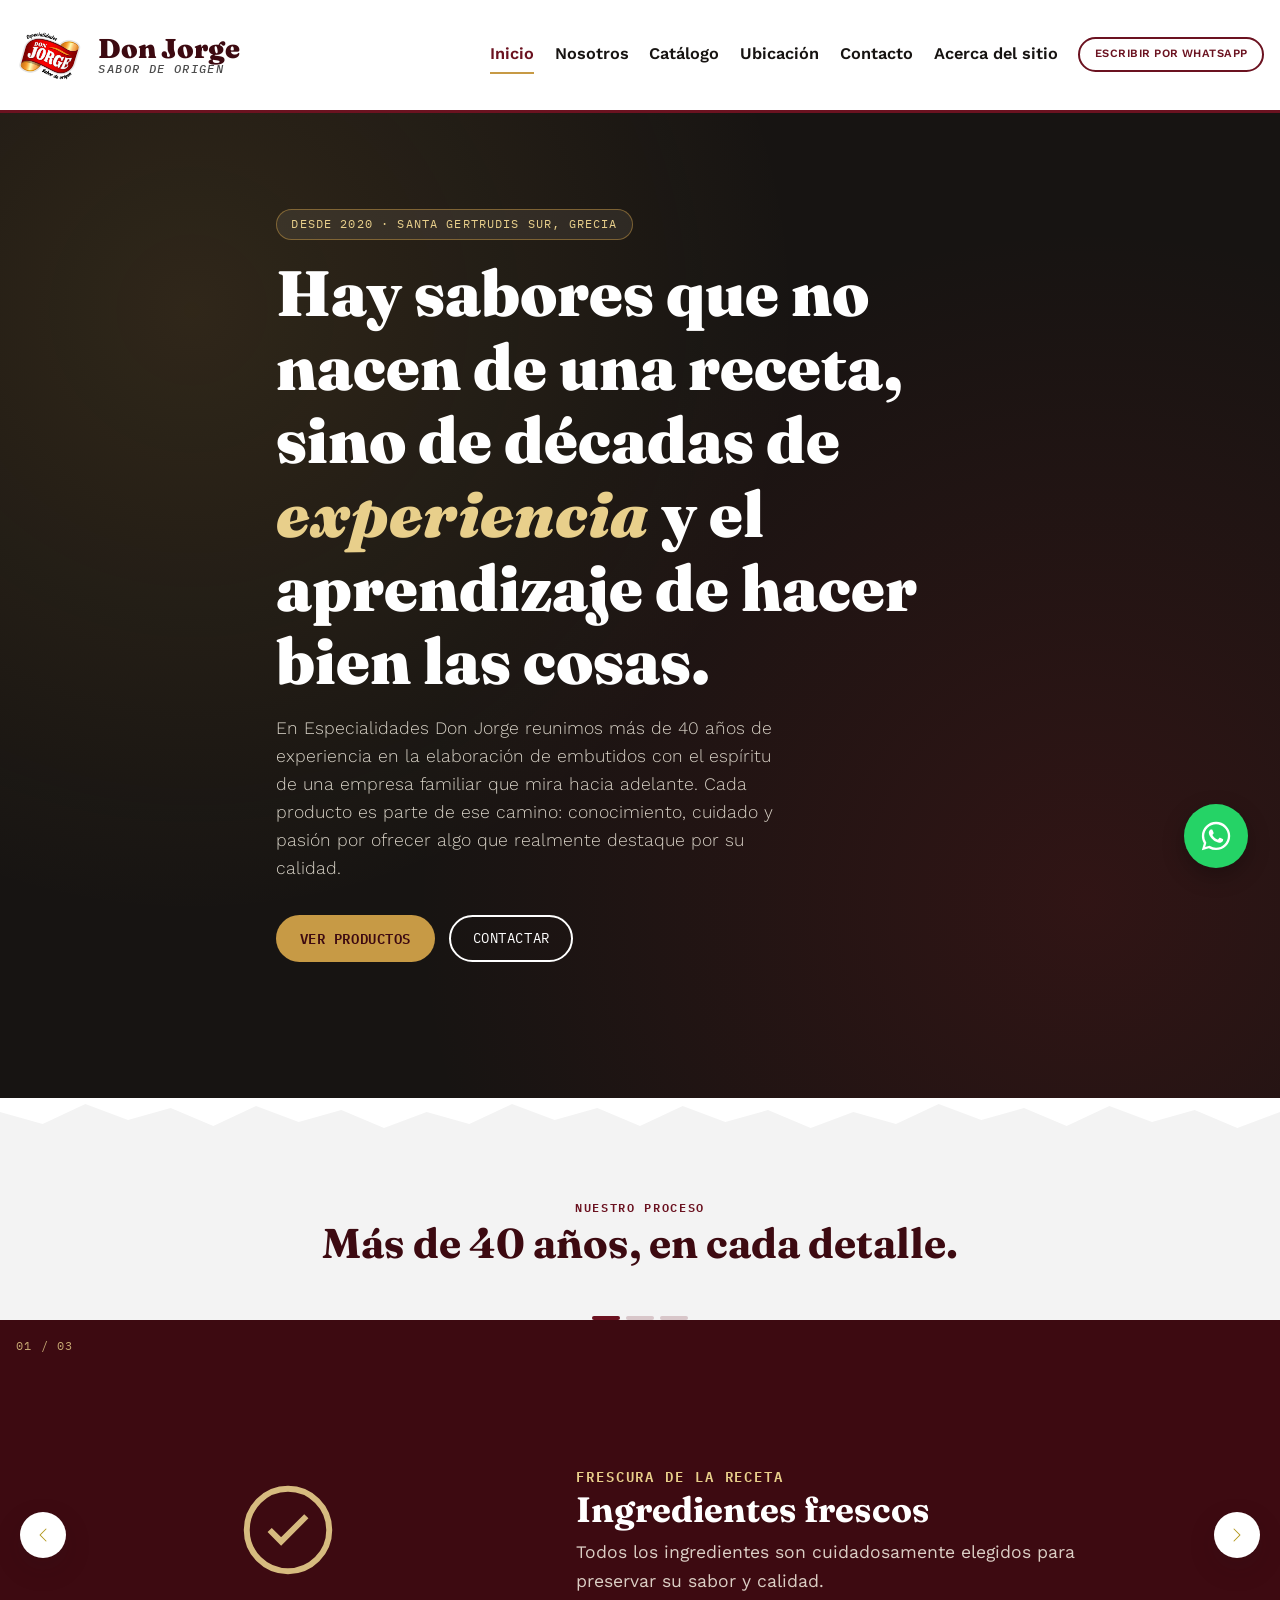
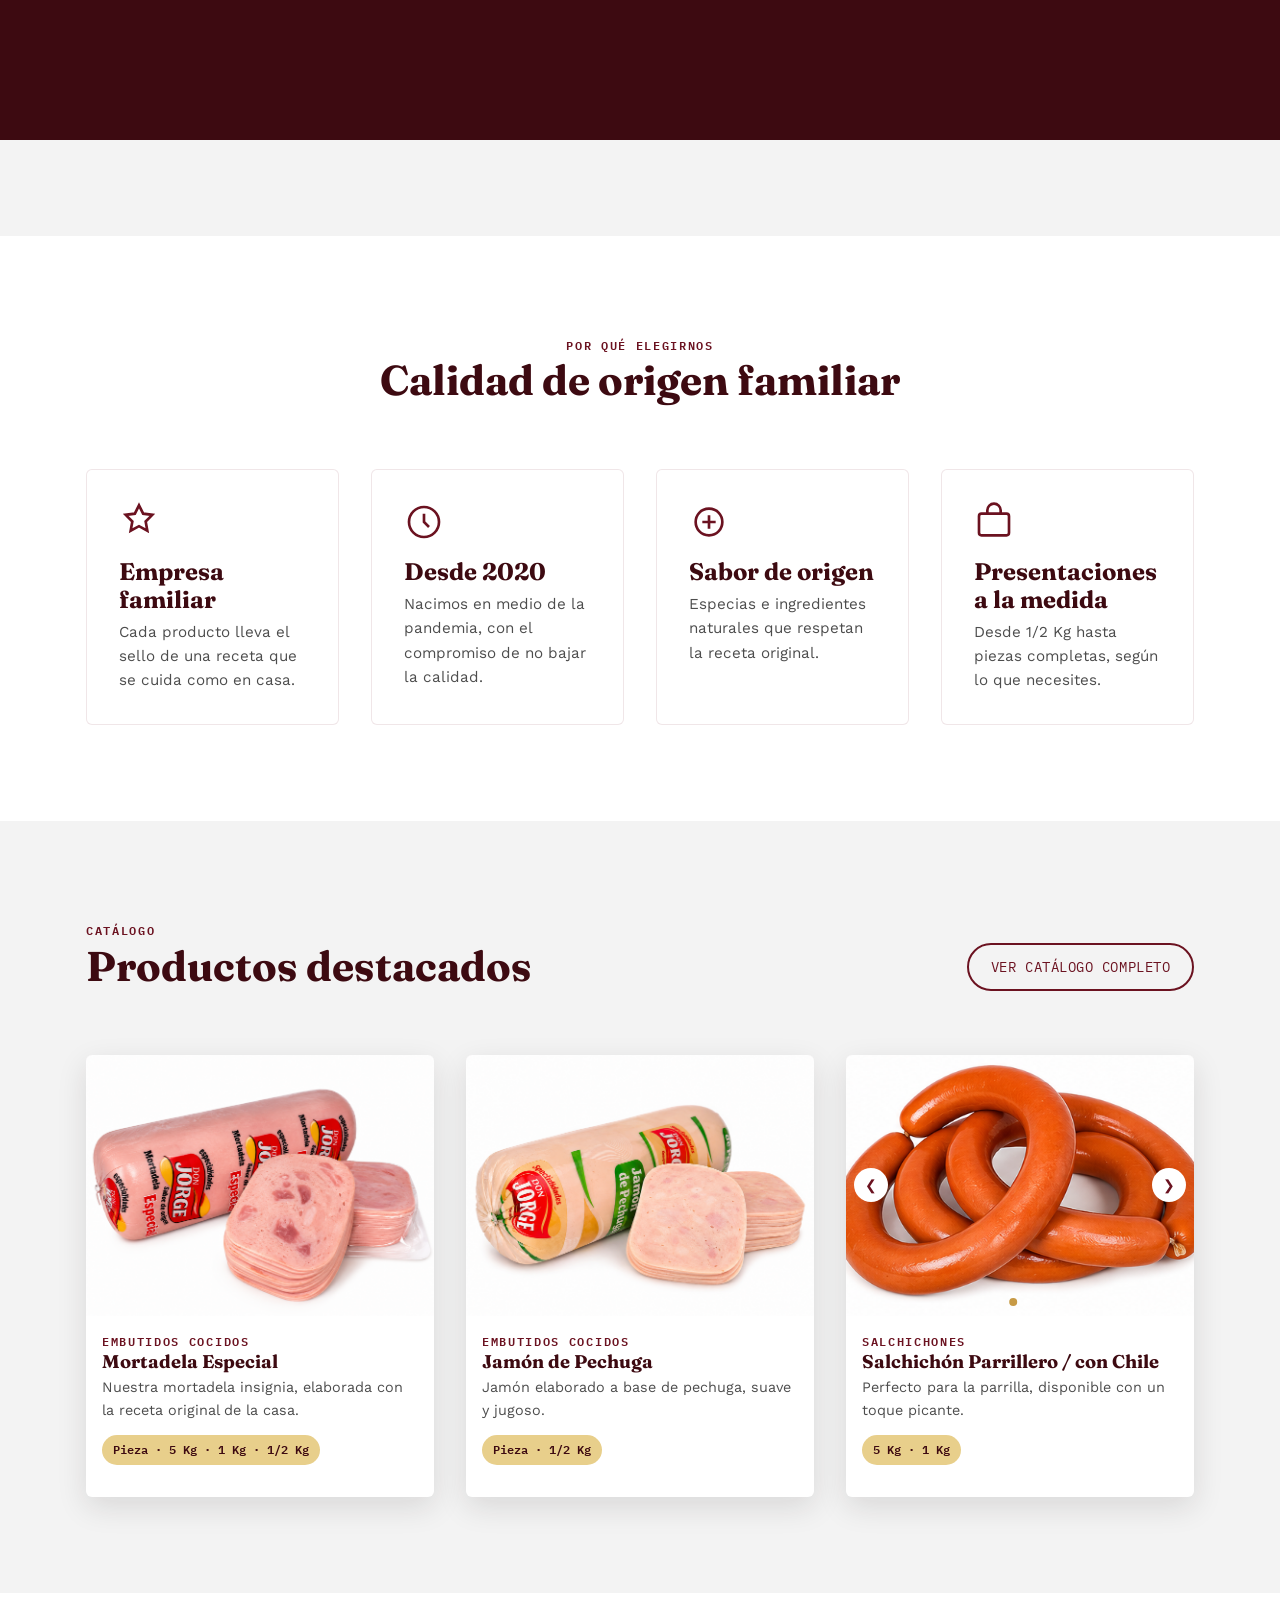
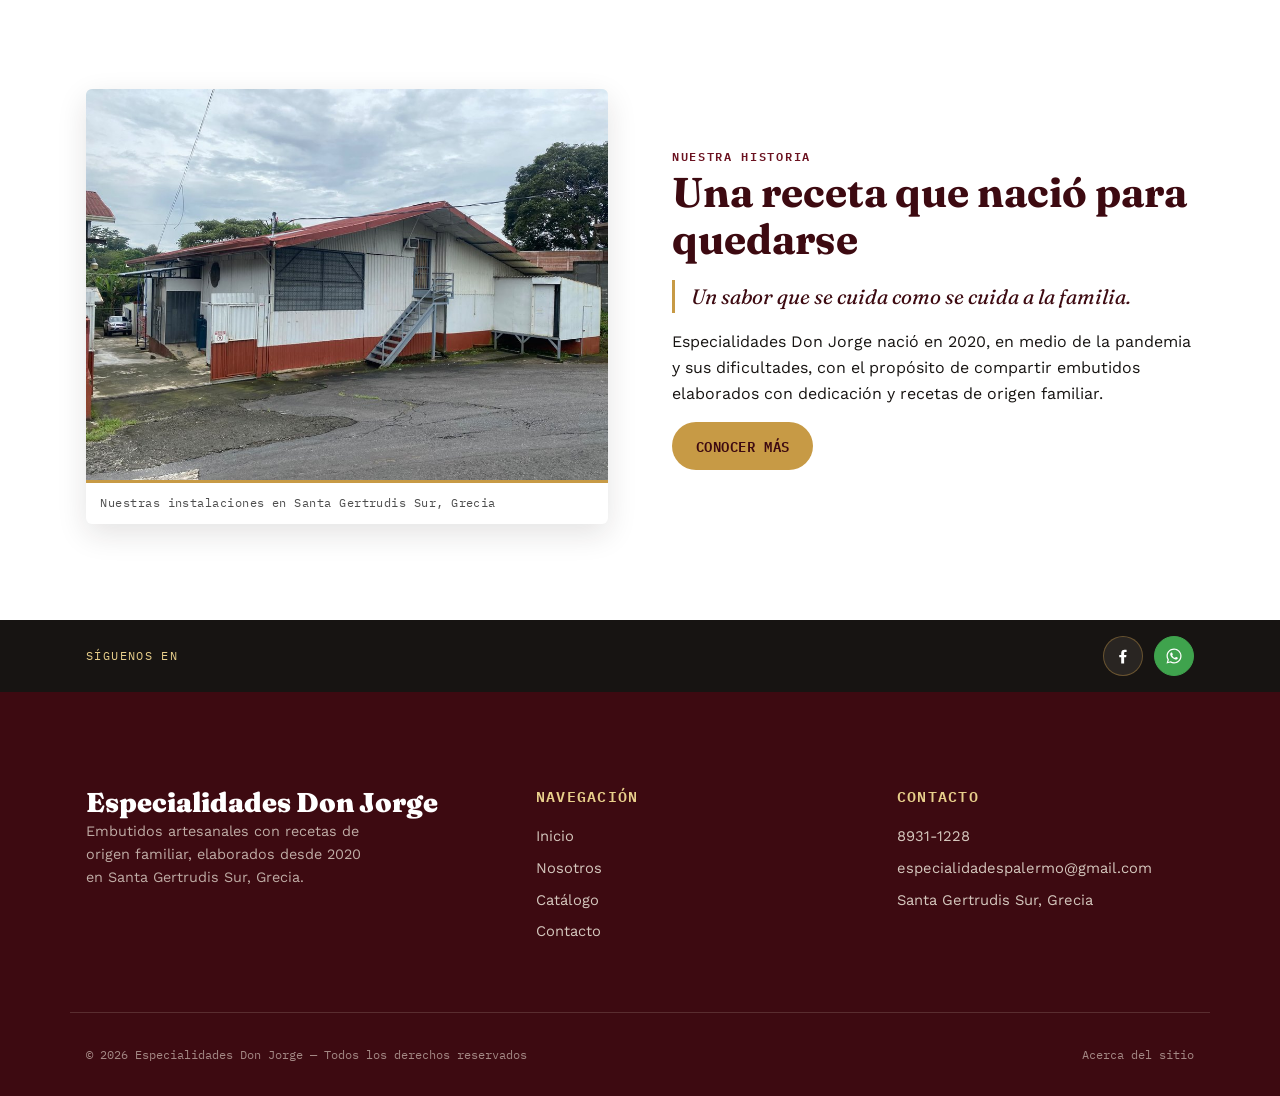
<file: index.html>
<!DOCTYPE html>
<html lang="es">
<head>
<meta charset="UTF-8">
<meta name="viewport" content="width=device-width, initial-scale=1.0">
<title>Especialidades Don Jorge | Sabor de origen</title>
<meta name="description" content="Embutidos artesanales elaborados con recetas de origen familiar en Santa Gertrudis Sur, Grecia. Mortadela, jamón, tocineta, chorizo y más.">
<link rel="stylesheet" href="https://cdnjs.cloudflare.com/ajax/libs/bootstrap/5.3.3/css/bootstrap.min.css">
<link rel="stylesheet" href="css/styles.css">
</head>
<body>

<!-- ===================== HEADER / NAV ===================== -->
<header class="site-header">
  <div class="nav-wrap">
    <a href="index.html" class="brand">
      <img src="img/logo/logo.jpeg" alt="Especialidades Don Jorge">
      <span class="brand-text">Don Jorge<span>Sabor de origen</span></span>
    </a>

    <button class="nav-toggle" id="navToggle" aria-label="Abrir menú" aria-expanded="false">
      <span></span><span></span><span></span>
    </button>

    <nav class="nav-menu" id="navMenu">
      <a href="index.html" class="active">Inicio</a>
      <a href="nosotros.html">Nosotros</a>
      <a href="catalogo.html">Catálogo</a>
      <a href="ubicacion.html">Ubicación</a>
      <a href="contacto.html">Contacto</a>
      <a href="acerca.html">Acerca del sitio</a>
      <div class="nav-cta">
        <a href="https://wa.me/50689311228" class="btn btn-outline on-dark" target="_blank" rel="noopener">Escribir por WhatsApp</a>
      </div>
    </nav>
  </div>
</header>

<!-- ===================== HERO ===================== -->
<section class="hero">
  <div class="hero-grid">
    <div>
      <span class="hero-tag">Desde 2020 · Santa Gertrudis Sur, Grecia</span>
      <h1>Hay sabores que no nacen de una receta, sino de décadas de <em>experiencia</em> y el aprendizaje de hacer bien las cosas.</h1>
      <p class="lead">En Especialidades Don Jorge reunimos más de 40 años de experiencia en la elaboración de embutidos con el espíritu de una empresa familiar que mira hacia adelante. Cada producto es parte de ese camino: conocimiento, cuidado y pasión por ofrecer algo que realmente destaque por su calidad.</p>
      <div class="hero-actions">
        <a href="catalogo.html" class="btn btn-primary">Ver productos</a>
        <a href="contacto.html" class="btn btn-outline on-dark">Contactar</a>
      </div>
    </div>
  </div>
</section>
<svg class="deckle-edge" viewBox="0 0 1200 34" preserveAspectRatio="none" xmlns="http://www.w3.org/2000/svg">
  <path d="M0,34 L0,14 L40,26 L80,6 L120,22 L160,10 L200,28 L240,8 L280,24 L320,12 L360,30 L400,14 L440,26 L480,6 L520,22 L560,10 L600,28 L640,8 L680,24 L720,12 L760,30 L800,14 L840,26 L880,6 L920,22 L960,10 L1000,28 L1040,8 L1080,24 L1120,12 L1160,30 L1200,14 L1200,34 Z" fill="#F3F3F3"/>
</svg>

<!-- ===================== CARRUSEL ===================== -->
<section class="carousel-section">
  <div class="container-narrow section-head">
    <span class="eyebrow">Nuestro proceso</span>
    <h2>Más de 40 años, en cada detalle.</h2>
  </div>

  <div id="homeCarousel" class="carousel slide" data-bs-ride="carousel">
    <div class="carousel-indicators">
      <button type="button" data-bs-target="#homeCarousel" data-bs-slide-to="0" class="active" aria-current="true" aria-label="Slide 1"></button>
      <button type="button" data-bs-target="#homeCarousel" data-bs-slide-to="1" aria-label="Slide 2"></button>
      <button type="button" data-bs-target="#homeCarousel" data-bs-slide-to="2" aria-label="Slide 3"></button>
    </div>
    <div class="carousel-inner">
      <div class="carousel-item active">
        <div class="carousel-slide">
          <div class="slide-visual">
            <span class="slide-number">01 / 03</span>
            <svg viewBox="0 0 24 24" fill="none" stroke="currentColor" stroke-width="1.3"><circle cx="12" cy="12" r="9"/><path d="M8 12l2.5 2.5L16 9"/></svg>
          </div>
          <div class="carousel-caption-custom">
            <span class="eyebrow">Frescura de la receta</span>
            <h3>Ingredientes frescos</h3>
            <p>Todos los ingredientes son cuidadosamente elegidos para preservar su sabor y calidad.</p>
          </div>
        </div>
      </div>
      <div class="carousel-item">
        <div class="carousel-slide slide-b">
          <div class="slide-visual">
            <span class="slide-number">02 / 03</span>
            <svg viewBox="0 0 24 24" fill="none" stroke="currentColor" stroke-width="1.3"><path d="M12 3l7 3.5v6c0 4.5-3 7.5-7 8.5-4-1-7-4-7-8.5v-6L12 3z"/><path d="M9 12l2 2 4-4"/></svg>
          </div>
          <div class="carousel-caption-custom">
            <span class="eyebrow">Receta familiar</span>
            <h3>Una empresa joven, con más de 40 años de experiencia.</h3>
            <p>La calidad siendo fundamental en la experiencia de nuestros productos.</p>
          </div>
        </div>
      </div>
      <div class="carousel-item">
        <div class="carousel-slide slide-c">
          <div class="slide-visual">
            <span class="slide-number">03 / 03</span>
            <svg viewBox="0 0 24 24" fill="none" stroke="currentColor" stroke-width="1.3"><rect x="4" y="10" width="16" height="9" rx="1.5"/><path d="M8 10V7a4 4 0 0 1 8 0v3"/><path d="M8 14h8"/></svg>
          </div>
          <div class="carousel-caption-custom">
            <span class="eyebrow">Listo para tu mesa</span>
            <h3>Presentaciones para cada necesidad</h3>
            <p>Contamos con diferentes presentaciones, funcionales para el hogar o el comercio.</p>
          </div>
        </div>
      </div>
    </div>
    <button class="carousel-control-prev" type="button" data-bs-target="#homeCarousel" data-bs-slide="prev">
      <span class="carousel-control-prev-icon" aria-hidden="true"></span>
      <span class="visually-hidden">Anterior</span>
    </button>
    <button class="carousel-control-next" type="button" data-bs-target="#homeCarousel" data-bs-slide="next">
      <span class="carousel-control-next-icon" aria-hidden="true"></span>
      <span class="visually-hidden">Siguiente</span>
    </button>
  </div>
</section>

<!-- ===================== POR QUÉ ELEGIRNOS ===================== -->
<section class="values-section">
  <div class="container-narrow section-head">
    <span class="eyebrow">Por qué elegirnos</span>
    <h2>Calidad de origen familiar</h2>
  </div>
  <div class="container-narrow values-grid">
    <article class="value-card">
      <svg viewBox="0 0 24 24" fill="none" stroke="currentColor" stroke-width="1.6"><path d="M12 2l2.5 5 5.5.7-4 4 1 5.5L12 14.5 7 17.2l1-5.5-4-4L9.5 7 12 2z"/></svg>
      <h3>Empresa familiar</h3>
      <p>Cada producto lleva el sello de una receta que se cuida como en casa.</p>
    </article>
    <article class="value-card">
      <svg viewBox="0 0 24 24" fill="none" stroke="currentColor" stroke-width="1.6"><circle cx="12" cy="12" r="9"/><path d="M12 7v5l3 3"/></svg>
      <h3>Desde 2020</h3>
      <p>Nacimos en medio de la pandemia, con el compromiso de no bajar la calidad.</p>
    </article>
    <article class="value-card">
      <svg viewBox="0 0 24 24" fill="none" stroke="currentColor" stroke-width="1.6"><path d="M4 12c0-4 3-8 8-8s8 4 8 8-3 8-8 8-8-4-8-8z"/><path d="M8 12h8M12 8v8"/></svg>
      <h3>Sabor de origen</h3>
      <p>Especias e ingredientes naturales que respetan la receta original.</p>
    </article>
    <article class="value-card">
      <svg viewBox="0 0 24 24" fill="none" stroke="currentColor" stroke-width="1.6"><rect x="3" y="7" width="18" height="13" rx="1.5"/><path d="M8 7V5a4 4 0 0 1 8 0v2"/></svg>
      <h3>Presentaciones a la medida</h3>
      <p>Desde 1/2 Kg hasta piezas completas, según lo que necesites.</p>
    </article>
  </div>
</section>

<!-- ===================== PRODUCTOS DESTACADOS ===================== -->
<section class="featured-section">
  <div class="container-narrow">
    <div class="section-head">
      <div>
        <span class="eyebrow">Catálogo</span>
        <h2>Productos destacados</h2>
      </div>
      <a href="catalogo.html" class="btn btn-outline">Ver catálogo completo</a>
    </div>

    <div class="product-grid" id="featuredProducts">
      <!-- Las tarjetas se cargan dinámicamente desde data/productos.json -->
    </div>
  </div>
</section>

<!-- ===================== HISTORIA TEASER ===================== -->
<section class="story-section">
  <div class="container-narrow story-grid">
    <figure class="story-photo">
      <img src="img/local.jpg" alt="Instalaciones de Especialidades Don Jorge en Santa Gertrudis Sur, Grecia" loading="lazy">
      <figcaption>Nuestras instalaciones en Santa Gertrudis Sur, Grecia</figcaption>
    </figure>
    <div>
      <span class="eyebrow">Nuestra historia</span>
      <h2>Una receta que nació para quedarse</h2>
      <blockquote>Un sabor que se cuida como se cuida a la familia.</blockquote>
      <p>Especialidades Don Jorge nació en 2020, en medio de la pandemia y sus dificultades, con el propósito de compartir embutidos elaborados con dedicación y recetas de origen familiar.</p>
      <a href="nosotros.html" class="btn btn-primary">Conocer más</a>
    </div>
  </div>
</section>

<!-- ===================== BARRA REDES / WHATSAPP ===================== -->
<section class="social-bar">
  <div class="wrap">
    <span class="label">Síguenos en</span>
    <div class="social-icons">
      <a href="https://www.facebook.com/EspecialidadesDonJorge" target="_blank" rel="noopener" aria-label="Facebook">
        <svg viewBox="0 0 24 24" fill="currentColor"><path d="M13.5 22v-8.2h2.7l.4-3.2h-3.1V8.4c0-.9.3-1.6 1.6-1.6h1.7V3.9C16.5 3.9 15.3 3.8 14 3.8c-2.6 0-4.4 1.6-4.4 4.5v2.3H7v3.2h2.6V22h3.9z"/></svg>
      </a>
      <a class="whatsapp" href="https://wa.me/50689311228" target="_blank" rel="noopener" aria-label="WhatsApp">
        <svg viewBox="0 0 32 32" fill="currentColor"><path d="M16.04 2.67C8.68 2.67 2.71 8.64 2.71 16c0 2.5.68 4.83 1.87 6.84L2.67 29.3l6.62-1.86a13.24 13.24 0 0 0 6.75 1.85h.01c7.36 0 13.33-5.97 13.33-13.33 0-3.56-1.39-6.91-3.9-9.42a13.24 13.24 0 0 0-9.44-3.87zm0 24.4h-.01a11.06 11.06 0 0 1-5.64-1.55l-.4-.24-4.19 1.18 1.12-4.09-.26-.42A11.03 11.03 0 0 1 4.9 16c0-6.14 5-11.13 11.15-11.13 2.98 0 5.77 1.16 7.88 3.27a11.06 11.06 0 0 1 3.26 7.87c0 6.14-5 11.13-11.15 11.13zm6.1-8.33c-.33-.17-1.98-.98-2.29-1.09-.31-.11-.53-.17-.76.17-.22.33-.87 1.09-1.07 1.32-.2.22-.39.25-.72.08-.33-.17-1.4-.51-2.67-1.64-.99-.88-1.65-1.97-1.85-2.3-.19-.33-.02-.5.15-.67.15-.15.33-.39.5-.58.16-.2.22-.33.33-.55.11-.22.06-.42-.03-.58-.08-.17-.76-1.82-1.04-2.5-.27-.65-.55-.56-.76-.57l-.65-.01c-.22 0-.58.08-.88.42-.3.33-1.16 1.13-1.16 2.76s1.19 3.2 1.35 3.42c.17.22 2.34 3.58 5.68 5.02.79.34 1.41.55 1.89.7.79.25 1.51.22 2.08.13.63-.1 1.98-.81 2.26-1.59.28-.78.28-1.45.2-1.59-.08-.14-.3-.22-.63-.39z"/></svg>
      </a>
    </div>
  </div>
</section>

<!-- ===================== FOOTER ===================== -->
<footer class="site-footer">
  <div class="footer-grid">
    <div class="footer-brand">
      <span class="brand-text">Especialidades Don Jorge</span>
      <p>Embutidos artesanales con recetas de origen familiar, elaborados desde 2020 en Santa Gertrudis Sur, Grecia.</p>
    </div>
    <div class="footer-col">
      <h4>Navegación</h4>
      <a href="index.html">Inicio</a>
      <a href="nosotros.html">Nosotros</a>
      <a href="catalogo.html">Catálogo</a>
      <a href="contacto.html">Contacto</a>
    </div>
    <div class="footer-col">
      <h4>Contacto</h4>
      <a href="tel:+50689311228">8931-1228</a>
      <a href="mailto:especialidadespalermo@gmail.com">especialidadespalermo@gmail.com</a>
      <a href="ubicacion.html">Santa Gertrudis Sur, Grecia</a>
    </div>
  </div>
  <div class="footer-bottom">
    <span>© 2026 Especialidades Don Jorge — Todos los derechos reservados</span>
    <a href="acerca.html">Acerca del sitio</a>
  </div>
</footer>

<!-- ===================== WHATSAPP FLOTANTE ===================== -->
<a href="https://wa.me/50689311228" class="whatsapp-float" target="_blank" rel="noopener" aria-label="Escribir por WhatsApp">
  <svg viewBox="0 0 32 32" fill="currentColor"><path d="M16.04 2.67C8.68 2.67 2.71 8.64 2.71 16c0 2.5.68 4.83 1.87 6.84L2.67 29.3l6.62-1.86a13.24 13.24 0 0 0 6.75 1.85h.01c7.36 0 13.33-5.97 13.33-13.33 0-3.56-1.39-6.91-3.9-9.42a13.24 13.24 0 0 0-9.44-3.87zm0 24.4h-.01a11.06 11.06 0 0 1-5.64-1.55l-.4-.24-4.19 1.18 1.12-4.09-.26-.42A11.03 11.03 0 0 1 4.9 16c0-6.14 5-11.13 11.15-11.13 2.98 0 5.77 1.16 7.88 3.27a11.06 11.06 0 0 1 3.26 7.87c0 6.14-5 11.13-11.15 11.13zm6.1-8.33c-.33-.17-1.98-.98-2.29-1.09-.31-.11-.53-.17-.76.17-.22.33-.87 1.09-1.07 1.32-.2.22-.39.25-.72.08-.33-.17-1.4-.51-2.67-1.64-.99-.88-1.65-1.97-1.85-2.3-.19-.33-.02-.5.15-.67.15-.15.33-.39.5-.58.16-.2.22-.33.33-.55.11-.22.06-.42-.03-.58-.08-.17-.76-1.82-1.04-2.5-.27-.65-.55-.56-.76-.57l-.65-.01c-.22 0-.58.08-.88.42-.3.33-1.16 1.13-1.16 2.76s1.19 3.2 1.35 3.42c.17.22 2.34 3.58 5.68 5.02.79.34 1.41.55 1.89.7.79.25 1.51.22 2.08.13.63-.1 1.98-.81 2.26-1.59.28-.78.28-1.45.2-1.59-.08-.14-.3-.22-.63-.39z"/></svg>
</a>

<script src="https://cdnjs.cloudflare.com/ajax/libs/jquery/3.7.1/jquery.min.js"></script>
<script src="https://cdnjs.cloudflare.com/ajax/libs/bootstrap/5.3.3/js/bootstrap.bundle.min.js"></script>
<script src="js/main.js"></script>
<script src="js/productos.js"></script>
</body>
</html>
</file>
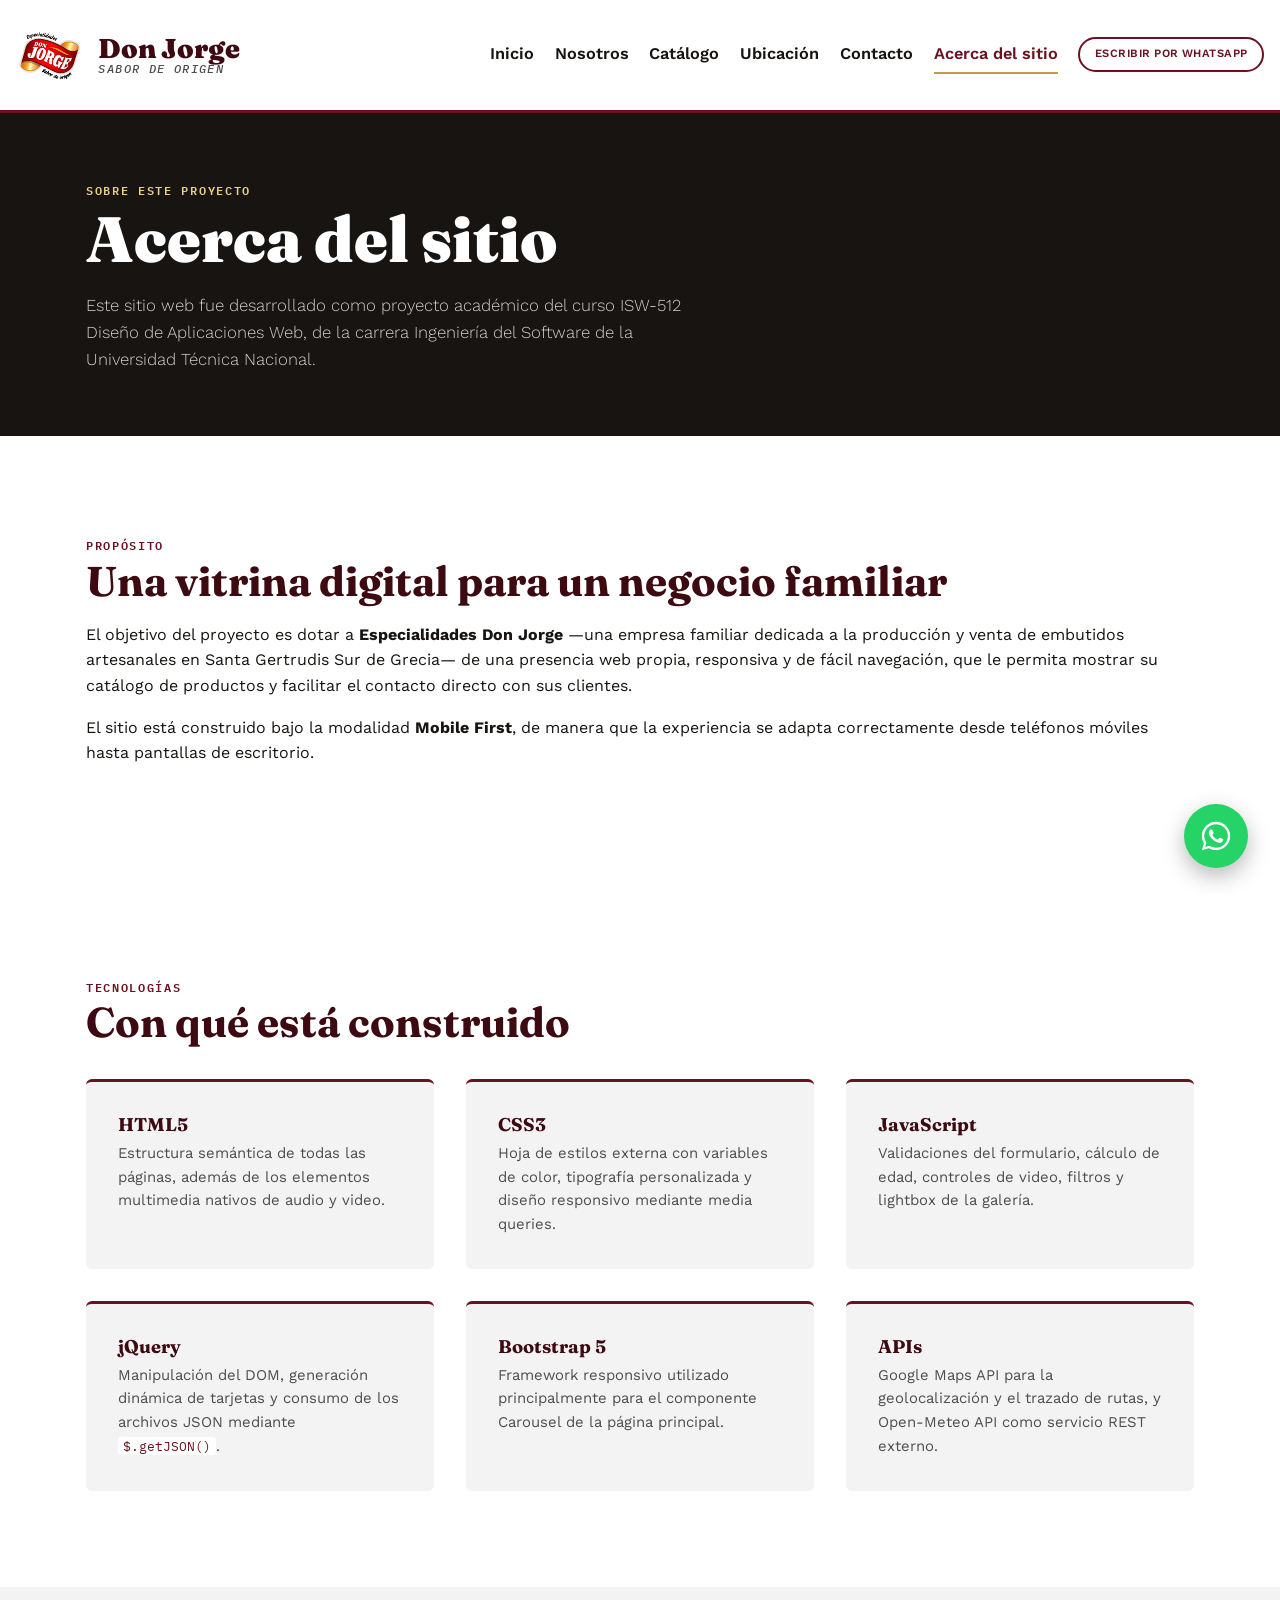
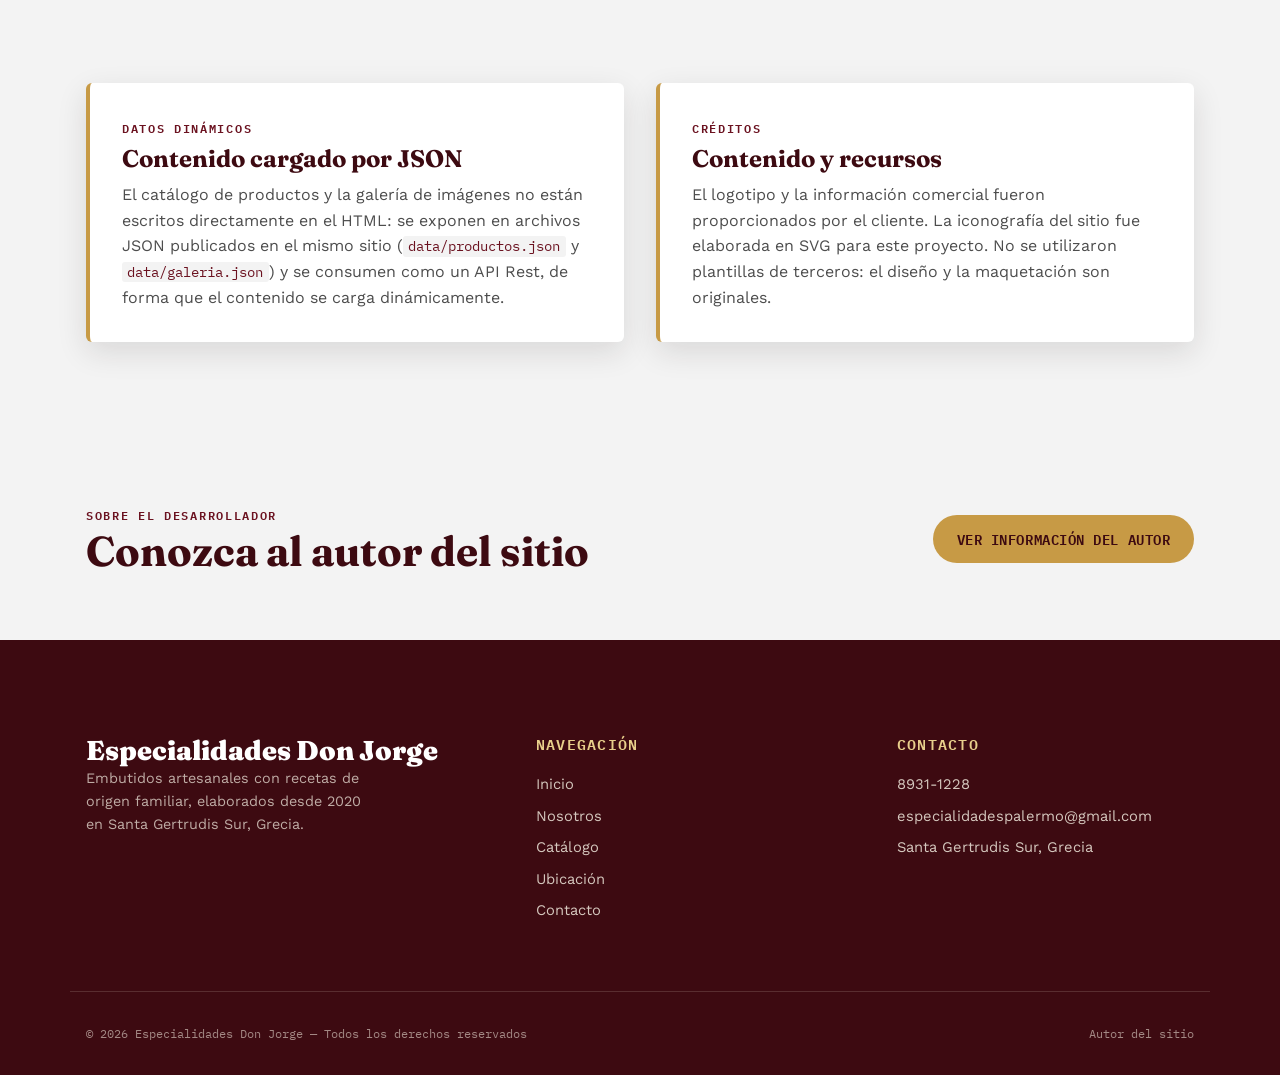
<file: acerca.html>
<!DOCTYPE html>
<html lang="es">
<head>
<meta charset="UTF-8">
<meta name="viewport" content="width=device-width, initial-scale=1.0">
<title>Acerca del sitio | Especialidades Don Jorge</title>
<meta name="description" content="Información sobre el desarrollo del sitio web de Especialidades Don Jorge: tecnologías utilizadas y propósito del proyecto.">
<link rel="stylesheet" href="https://cdnjs.cloudflare.com/ajax/libs/bootstrap/5.3.3/css/bootstrap.min.css">
<link rel="stylesheet" href="css/styles.css">
</head>
<body>

<header class="site-header">
  <div class="nav-wrap">
    <a href="index.html" class="brand">
      <img src="img/logo/logo.jpeg" alt="Especialidades Don Jorge">
      <span class="brand-text">Don Jorge<span>Sabor de origen</span></span>
    </a>
    <button class="nav-toggle" id="navToggle" aria-label="Abrir menú" aria-expanded="false">
      <span></span><span></span><span></span>
    </button>
    <nav class="nav-menu" id="navMenu">
      <a href="index.html">Inicio</a>
      <a href="nosotros.html">Nosotros</a>
      <a href="catalogo.html">Catálogo</a>
      <a href="ubicacion.html">Ubicación</a>
      <a href="contacto.html">Contacto</a>
      <a href="acerca.html" class="active">Acerca del sitio</a>
      <div class="nav-cta">
        <a href="https://wa.me/50689311228" class="btn btn-outline on-dark" target="_blank" rel="noopener">Escribir por WhatsApp</a>
      </div>
    </nav>
  </div>
</header>

<section class="page-hero">
  <div class="container-narrow">
    <span class="eyebrow">Sobre este proyecto</span>
    <h1>Acerca del sitio</h1>
    <p class="lead">Este sitio web fue desarrollado como proyecto académico del curso ISW-512 Diseño de Aplicaciones Web, de la carrera Ingeniería del Software de la Universidad Técnica Nacional.</p>
  </div>
</section>

<section class="story-section">
  <div class="container-narrow">
    <span class="eyebrow">Propósito</span>
    <h2>Una vitrina digital para un negocio familiar</h2>
    <p>El objetivo del proyecto es dotar a <strong>Especialidades Don Jorge</strong> —una empresa familiar dedicada a la producción y venta de embutidos artesanales en Santa Gertrudis Sur de Grecia— de una presencia web propia, responsiva y de fácil navegación, que le permita mostrar su catálogo de productos y facilitar el contacto directo con sus clientes.</p>
    <p>El sitio está construido bajo la modalidad <strong>Mobile First</strong>, de manera que la experiencia se adapta correctamente desde teléfonos móviles hasta pantallas de escritorio.</p>
  </div>
</section>

<section class="tech-section">
  <div class="container-narrow">
    <span class="eyebrow">Tecnologías</span>
    <h2>Con qué está construido</h2>

    <div class="tech-grid">
      <article class="tech-card">
        <h3>HTML5</h3>
        <p>Estructura semántica de todas las páginas, además de los elementos multimedia nativos de audio y video.</p>
      </article>
      <article class="tech-card">
        <h3>CSS3</h3>
        <p>Hoja de estilos externa con variables de color, tipografía personalizada y diseño responsivo mediante media queries.</p>
      </article>
      <article class="tech-card">
        <h3>JavaScript</h3>
        <p>Validaciones del formulario, cálculo de edad, controles de video, filtros y lightbox de la galería.</p>
      </article>
      <article class="tech-card">
        <h3>jQuery</h3>
        <p>Manipulación del DOM, generación dinámica de tarjetas y consumo de los archivos JSON mediante <code>$.getJSON()</code>.</p>
      </article>
      <article class="tech-card">
        <h3>Bootstrap 5</h3>
        <p>Framework responsivo utilizado principalmente para el componente Carousel de la página principal.</p>
      </article>
      <article class="tech-card">
        <h3>APIs</h3>
        <p>Google Maps API para la geolocalización y el trazado de rutas, y Open-Meteo API como servicio REST externo.</p>
      </article>
    </div>
  </div>
</section>

<section class="mission-section">
  <div class="container-narrow mission-grid">
    <article class="mission-card">
      <span class="eyebrow">Datos dinámicos</span>
      <h3>Contenido cargado por JSON</h3>
      <p>El catálogo de productos y la galería de imágenes no están escritos directamente en el HTML: se exponen en archivos JSON publicados en el mismo sitio (<code>data/productos.json</code> y <code>data/galeria.json</code>) y se consumen como un API Rest, de forma que el contenido se carga dinámicamente.</p>
    </article>
    <article class="mission-card">
      <span class="eyebrow">Créditos</span>
      <h3>Contenido y recursos</h3>
      <p>El logotipo y la información comercial fueron proporcionados por el cliente. La iconografía del sitio fue elaborada en SVG para este proyecto. No se utilizaron plantillas de terceros: el diseño y la maquetación son originales.</p>
    </article>
  </div>
</section>

<section class="catalog-cta">
  <div class="container-narrow catalog-cta-inner">
    <div>
      <span class="eyebrow">Sobre el desarrollador</span>
      <h2>Conozca al autor del sitio</h2>
    </div>
    <a href="autor.html" class="btn btn-primary">Ver información del autor</a>
  </div>
</section>

<footer class="site-footer">
  <div class="footer-grid">
    <div class="footer-brand">
      <span class="brand-text">Especialidades Don Jorge</span>
      <p>Embutidos artesanales con recetas de origen familiar, elaborados desde 2020 en Santa Gertrudis Sur, Grecia.</p>
    </div>
    <div class="footer-col">
      <h4>Navegación</h4>
      <a href="index.html">Inicio</a>
      <a href="nosotros.html">Nosotros</a>
      <a href="catalogo.html">Catálogo</a>
      <a href="ubicacion.html">Ubicación</a>
      <a href="contacto.html">Contacto</a>
    </div>
    <div class="footer-col">
      <h4>Contacto</h4>
      <a href="tel:+50689311228">8931-1228</a>
      <a href="mailto:especialidadespalermo@gmail.com">especialidadespalermo@gmail.com</a>
      <a href="ubicacion.html">Santa Gertrudis Sur, Grecia</a>
    </div>
  </div>
  <div class="footer-bottom">
    <span>© 2026 Especialidades Don Jorge — Todos los derechos reservados</span>
    <a href="autor.html">Autor del sitio</a>
  </div>
</footer>

<a href="https://wa.me/50689311228" class="whatsapp-float" target="_blank" rel="noopener" aria-label="Escribir por WhatsApp">
  <svg viewBox="0 0 32 32" fill="currentColor"><path d="M16.04 2.67C8.68 2.67 2.71 8.64 2.71 16c0 2.5.68 4.83 1.87 6.84L2.67 29.3l6.62-1.86a13.24 13.24 0 0 0 6.75 1.85h.01c7.36 0 13.33-5.97 13.33-13.33 0-3.56-1.39-6.91-3.9-9.42a13.24 13.24 0 0 0-9.44-3.87zm0 24.4h-.01a11.06 11.06 0 0 1-5.64-1.55l-.4-.24-4.19 1.18 1.12-4.09-.26-.42A11.03 11.03 0 0 1 4.9 16c0-6.14 5-11.13 11.15-11.13 2.98 0 5.77 1.16 7.88 3.27a11.06 11.06 0 0 1 3.26 7.87c0 6.14-5 11.13-11.15 11.13zm6.1-8.33c-.33-.17-1.98-.98-2.29-1.09-.31-.11-.53-.17-.76.17-.22.33-.87 1.09-1.07 1.32-.2.22-.39.25-.72.08-.33-.17-1.4-.51-2.67-1.64-.99-.88-1.65-1.97-1.85-2.3-.19-.33-.02-.5.15-.67.15-.15.33-.39.5-.58.16-.2.22-.33.33-.55.11-.22.06-.42-.03-.58-.08-.17-.76-1.82-1.04-2.5-.27-.65-.55-.56-.76-.57l-.65-.01c-.22 0-.58.08-.88.42-.3.33-1.16 1.13-1.16 2.76s1.19 3.2 1.35 3.42c.17.22 2.34 3.58 5.68 5.02.79.34 1.41.55 1.89.7.79.25 1.51.22 2.08.13.63-.1 1.98-.81 2.26-1.59.28-.78.28-1.45.2-1.59-.08-.14-.3-.22-.63-.39z"/></svg>
</a>

<script src="https://cdnjs.cloudflare.com/ajax/libs/jquery/3.7.1/jquery.min.js"></script>
<script src="https://cdnjs.cloudflare.com/ajax/libs/bootstrap/5.3.3/js/bootstrap.bundle.min.js"></script>
<script src="js/main.js"></script>
</body>
</html>
</file>
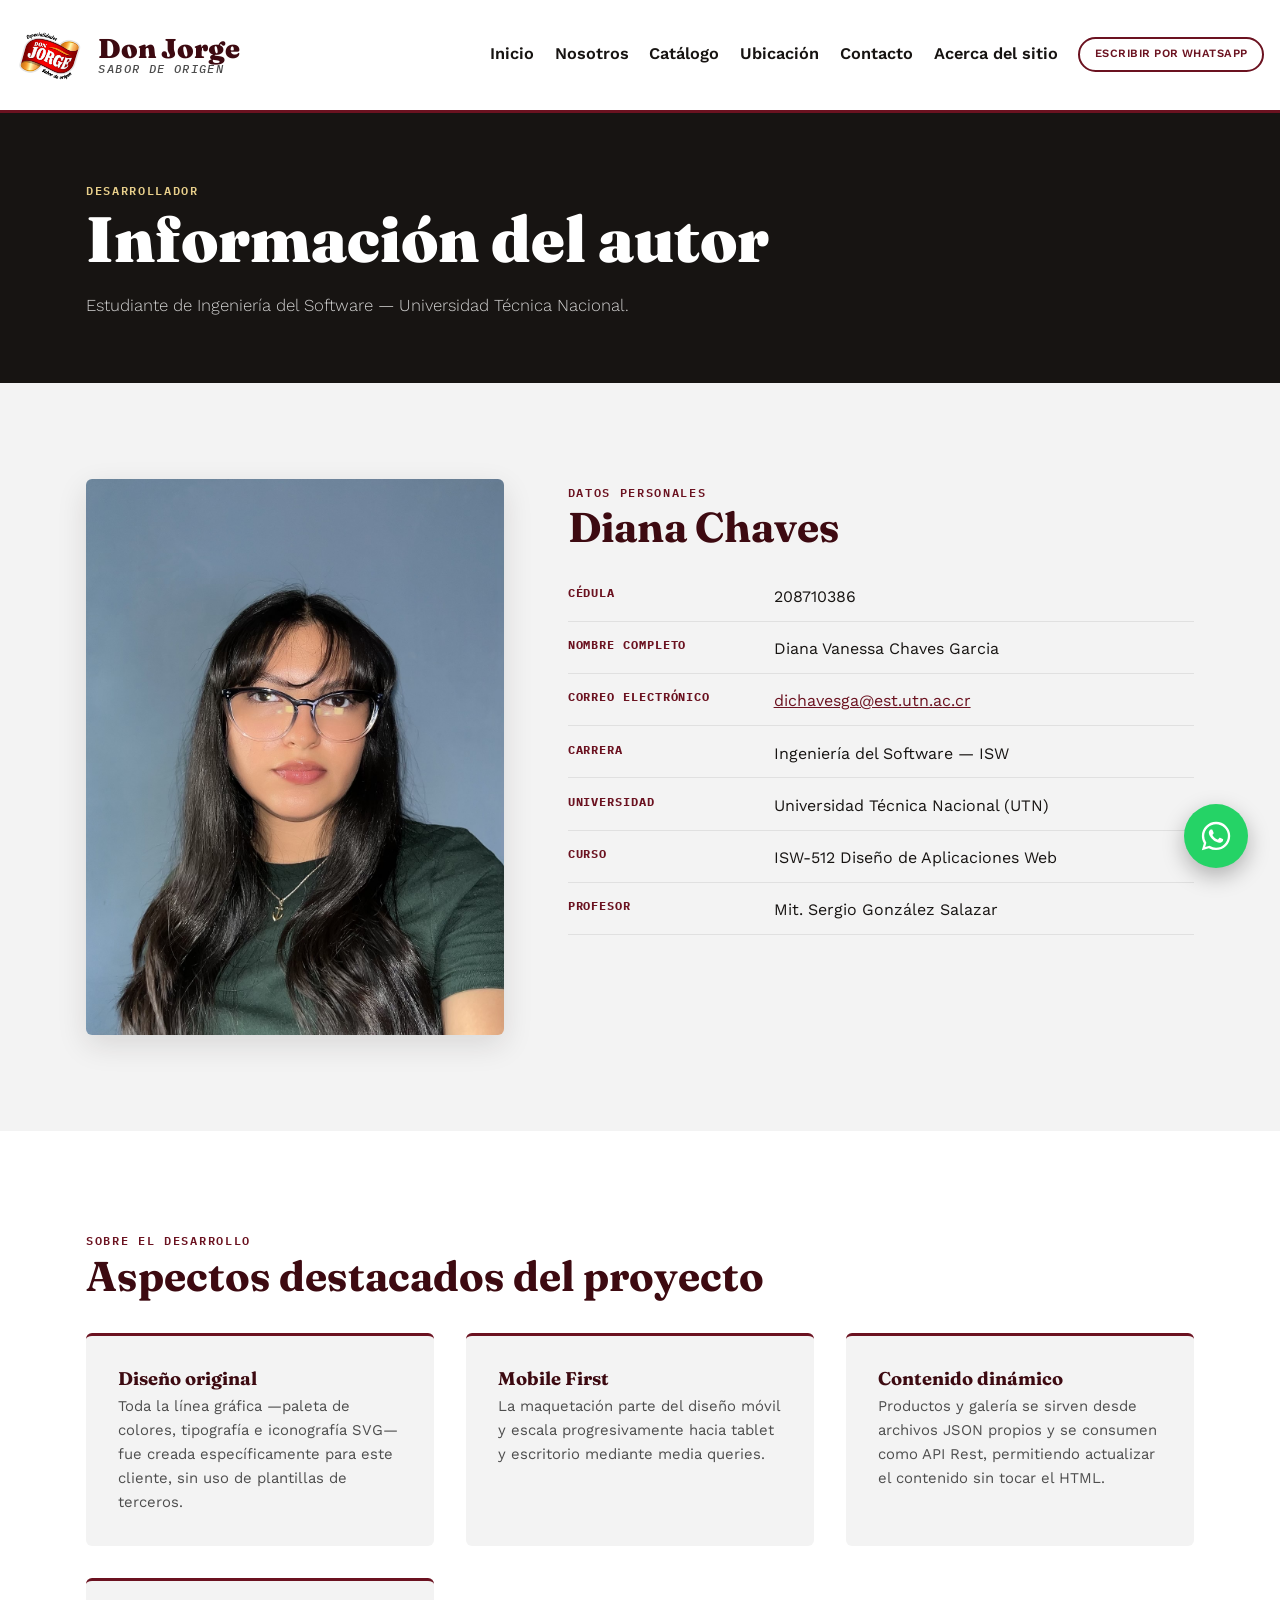
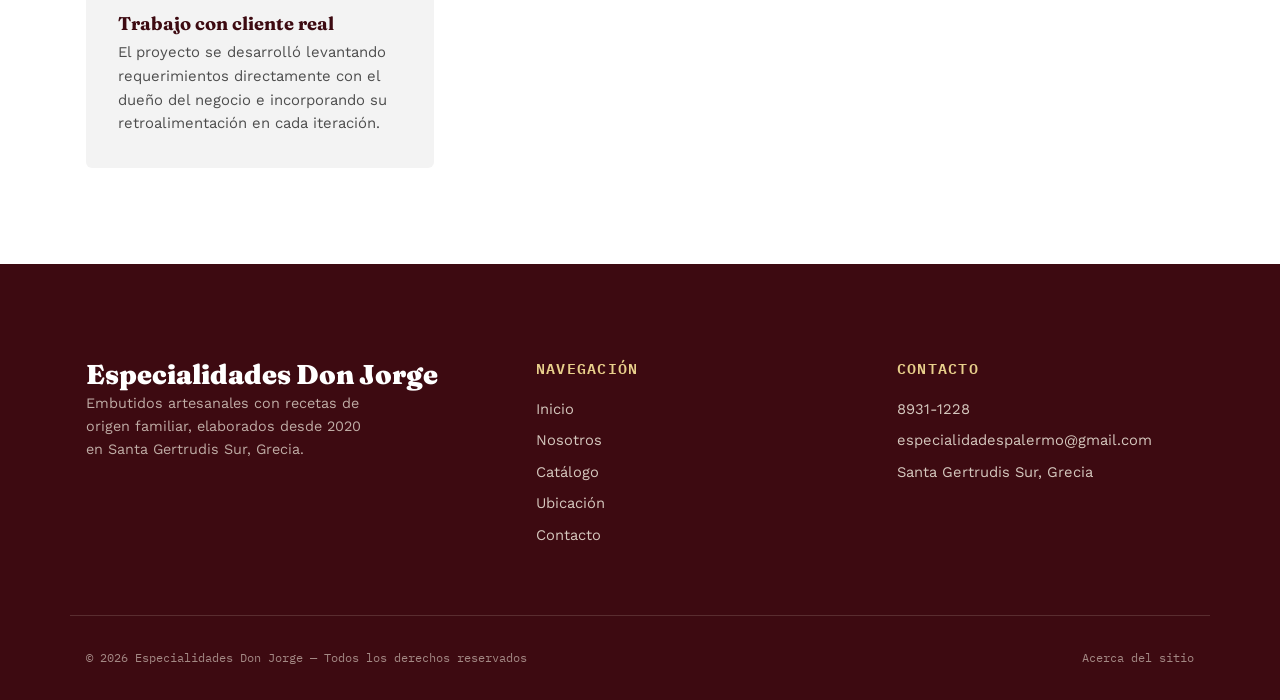
<file: autor.html>
<!DOCTYPE html>
<html lang="es">
<head>
<meta charset="UTF-8">
<meta name="viewport" content="width=device-width, initial-scale=1.0">
<title>Autor | Especialidades Don Jorge</title>
<meta name="description" content="Información del autor del sitio web de Especialidades Don Jorge, estudiante de Ingeniería del Software de la Universidad Técnica Nacional.">
<link rel="stylesheet" href="https://cdnjs.cloudflare.com/ajax/libs/bootstrap/5.3.3/css/bootstrap.min.css">
<link rel="stylesheet" href="css/styles.css">
</head>
<body>

<header class="site-header">
  <div class="nav-wrap">
    <a href="index.html" class="brand">
      <img src="img/logo/logo.jpeg" alt="Especialidades Don Jorge">
      <span class="brand-text">Don Jorge<span>Sabor de origen</span></span>
    </a>
    <button class="nav-toggle" id="navToggle" aria-label="Abrir menú" aria-expanded="false">
      <span></span><span></span><span></span>
    </button>
    <nav class="nav-menu" id="navMenu">
      <a href="index.html">Inicio</a>
      <a href="nosotros.html">Nosotros</a>
      <a href="catalogo.html">Catálogo</a>
      <a href="ubicacion.html">Ubicación</a>
      <a href="contacto.html">Contacto</a>
      <a href="acerca.html" class="active">Acerca del sitio</a>
      <div class="nav-cta">
        <a href="https://wa.me/50689311228" class="btn btn-outline on-dark" target="_blank" rel="noopener">Escribir por WhatsApp</a>
      </div>
    </nav>
  </div>
</header>

<section class="page-hero">
  <div class="container-narrow">
    <span class="eyebrow">Desarrollador</span>
    <h1>Información del autor</h1>
    <p class="lead">Estudiante de Ingeniería del Software — Universidad Técnica Nacional.</p>
  </div>
</section>

<section class="author-section">
  <div class="container-narrow author-grid">

    <div class="author-photo">
      <img src="img/dianaChavesJPEG.JPEG" alt="Fotografía del autor"
           onerror="this.style.display='none'; this.nextElementSibling.style.display='flex';">
      <div class="photo-slot" style="display:none;">
        <svg viewBox="0 0 24 24" fill="none" stroke="currentColor" stroke-width="1.4"><circle cx="12" cy="8" r="4"/><path d="M4 21c0-4.4 3.6-7 8-7s8 2.6 8 7"/></svg>
        Fotografía — pendiente
      </div>
    </div>

    <div class="author-info">
      <span class="eyebrow">Datos personales</span>
      <h2>Diana Chaves</h2>

      <dl class="author-data">
        <div>
          <dt>Cédula</dt>
          <dd>208710386</dd>
        </div>
        <div>
          <dt>Nombre completo</dt>
          <dd>Diana Vanessa Chaves Garcia</dd>
        </div>
        <div>
          <dt>Correo electrónico</dt>
          <dd><a href="mailto:dichavesga@est.utn.ac.cr">dichavesga@est.utn.ac.cr</a></dd>
        </div>
        <div>
          <dt>Carrera</dt>
          <dd>Ingeniería del Software — ISW</dd>
        </div>
        <div>
          <dt>Universidad</dt>
          <dd>Universidad Técnica Nacional (UTN)</dd>
        </div>
        <div>
          <dt>Curso</dt>
          <dd>ISW-512 Diseño de Aplicaciones Web</dd>
        </div>
        <div>
          <dt>Profesor</dt>
          <dd>Mit. Sergio González Salazar</dd>
        </div>
      </dl>
    </div>
  </div>
</section>

<section class="tech-section">
  <div class="container-narrow">
    <span class="eyebrow">Sobre el desarrollo</span>
    <h2>Aspectos destacados del proyecto</h2>

    <div class="tech-grid">
      <article class="tech-card">
        <h3>Diseño original</h3>
        <p>Toda la línea gráfica —paleta de colores, tipografía e iconografía SVG— fue creada específicamente para este cliente, sin uso de plantillas de terceros.</p>
      </article>
      <article class="tech-card">
        <h3>Mobile First</h3>
        <p>La maquetación parte del diseño móvil y escala progresivamente hacia tablet y escritorio mediante media queries.</p>
      </article>
      <article class="tech-card">
        <h3>Contenido dinámico</h3>
        <p>Productos y galería se sirven desde archivos JSON propios y se consumen como API Rest, permitiendo actualizar el contenido sin tocar el HTML.</p>
      </article>
      <article class="tech-card">
        <h3>Trabajo con cliente real</h3>
        <p>El proyecto se desarrolló levantando requerimientos directamente con el dueño del negocio e incorporando su retroalimentación en cada iteración.</p>
      </article>
    </div>
  </div>
</section>

<footer class="site-footer">
  <div class="footer-grid">
    <div class="footer-brand">
      <span class="brand-text">Especialidades Don Jorge</span>
      <p>Embutidos artesanales con recetas de origen familiar, elaborados desde 2020 en Santa Gertrudis Sur, Grecia.</p>
    </div>
    <div class="footer-col">
      <h4>Navegación</h4>
      <a href="index.html">Inicio</a>
      <a href="nosotros.html">Nosotros</a>
      <a href="catalogo.html">Catálogo</a>
      <a href="ubicacion.html">Ubicación</a>
      <a href="contacto.html">Contacto</a>
    </div>
    <div class="footer-col">
      <h4>Contacto</h4>
      <a href="tel:+50689311228">8931-1228</a>
      <a href="mailto:especialidadespalermo@gmail.com">especialidadespalermo@gmail.com</a>
      <a href="ubicacion.html">Santa Gertrudis Sur, Grecia</a>
    </div>
  </div>
  <div class="footer-bottom">
    <span>© 2026 Especialidades Don Jorge — Todos los derechos reservados</span>
    <a href="acerca.html">Acerca del sitio</a>
  </div>
</footer>

<a href="https://wa.me/50689311228" class="whatsapp-float" target="_blank" rel="noopener" aria-label="Escribir por WhatsApp">
  <svg viewBox="0 0 32 32" fill="currentColor"><path d="M16.04 2.67C8.68 2.67 2.71 8.64 2.71 16c0 2.5.68 4.83 1.87 6.84L2.67 29.3l6.62-1.86a13.24 13.24 0 0 0 6.75 1.85h.01c7.36 0 13.33-5.97 13.33-13.33 0-3.56-1.39-6.91-3.9-9.42a13.24 13.24 0 0 0-9.44-3.87zm0 24.4h-.01a11.06 11.06 0 0 1-5.64-1.55l-.4-.24-4.19 1.18 1.12-4.09-.26-.42A11.03 11.03 0 0 1 4.9 16c0-6.14 5-11.13 11.15-11.13 2.98 0 5.77 1.16 7.88 3.27a11.06 11.06 0 0 1 3.26 7.87c0 6.14-5 11.13-11.15 11.13zm6.1-8.33c-.33-.17-1.98-.98-2.29-1.09-.31-.11-.53-.17-.76.17-.22.33-.87 1.09-1.07 1.32-.2.22-.39.25-.72.08-.33-.17-1.4-.51-2.67-1.64-.99-.88-1.65-1.97-1.85-2.3-.19-.33-.02-.5.15-.67.15-.15.33-.39.5-.58.16-.2.22-.33.33-.55.11-.22.06-.42-.03-.58-.08-.17-.76-1.82-1.04-2.5-.27-.65-.55-.56-.76-.57l-.65-.01c-.22 0-.58.08-.88.42-.3.33-1.16 1.13-1.16 2.76s1.19 3.2 1.35 3.42c.17.22 2.34 3.58 5.68 5.02.79.34 1.41.55 1.89.7.79.25 1.51.22 2.08.13.63-.1 1.98-.81 2.26-1.59.28-.78.28-1.45.2-1.59-.08-.14-.3-.22-.63-.39z"/></svg>
</a>

<script src="https://cdnjs.cloudflare.com/ajax/libs/jquery/3.7.1/jquery.min.js"></script>
<script src="https://cdnjs.cloudflare.com/ajax/libs/bootstrap/5.3.3/js/bootstrap.bundle.min.js"></script>
<script src="js/main.js"></script>
</body>
</html>
</file>
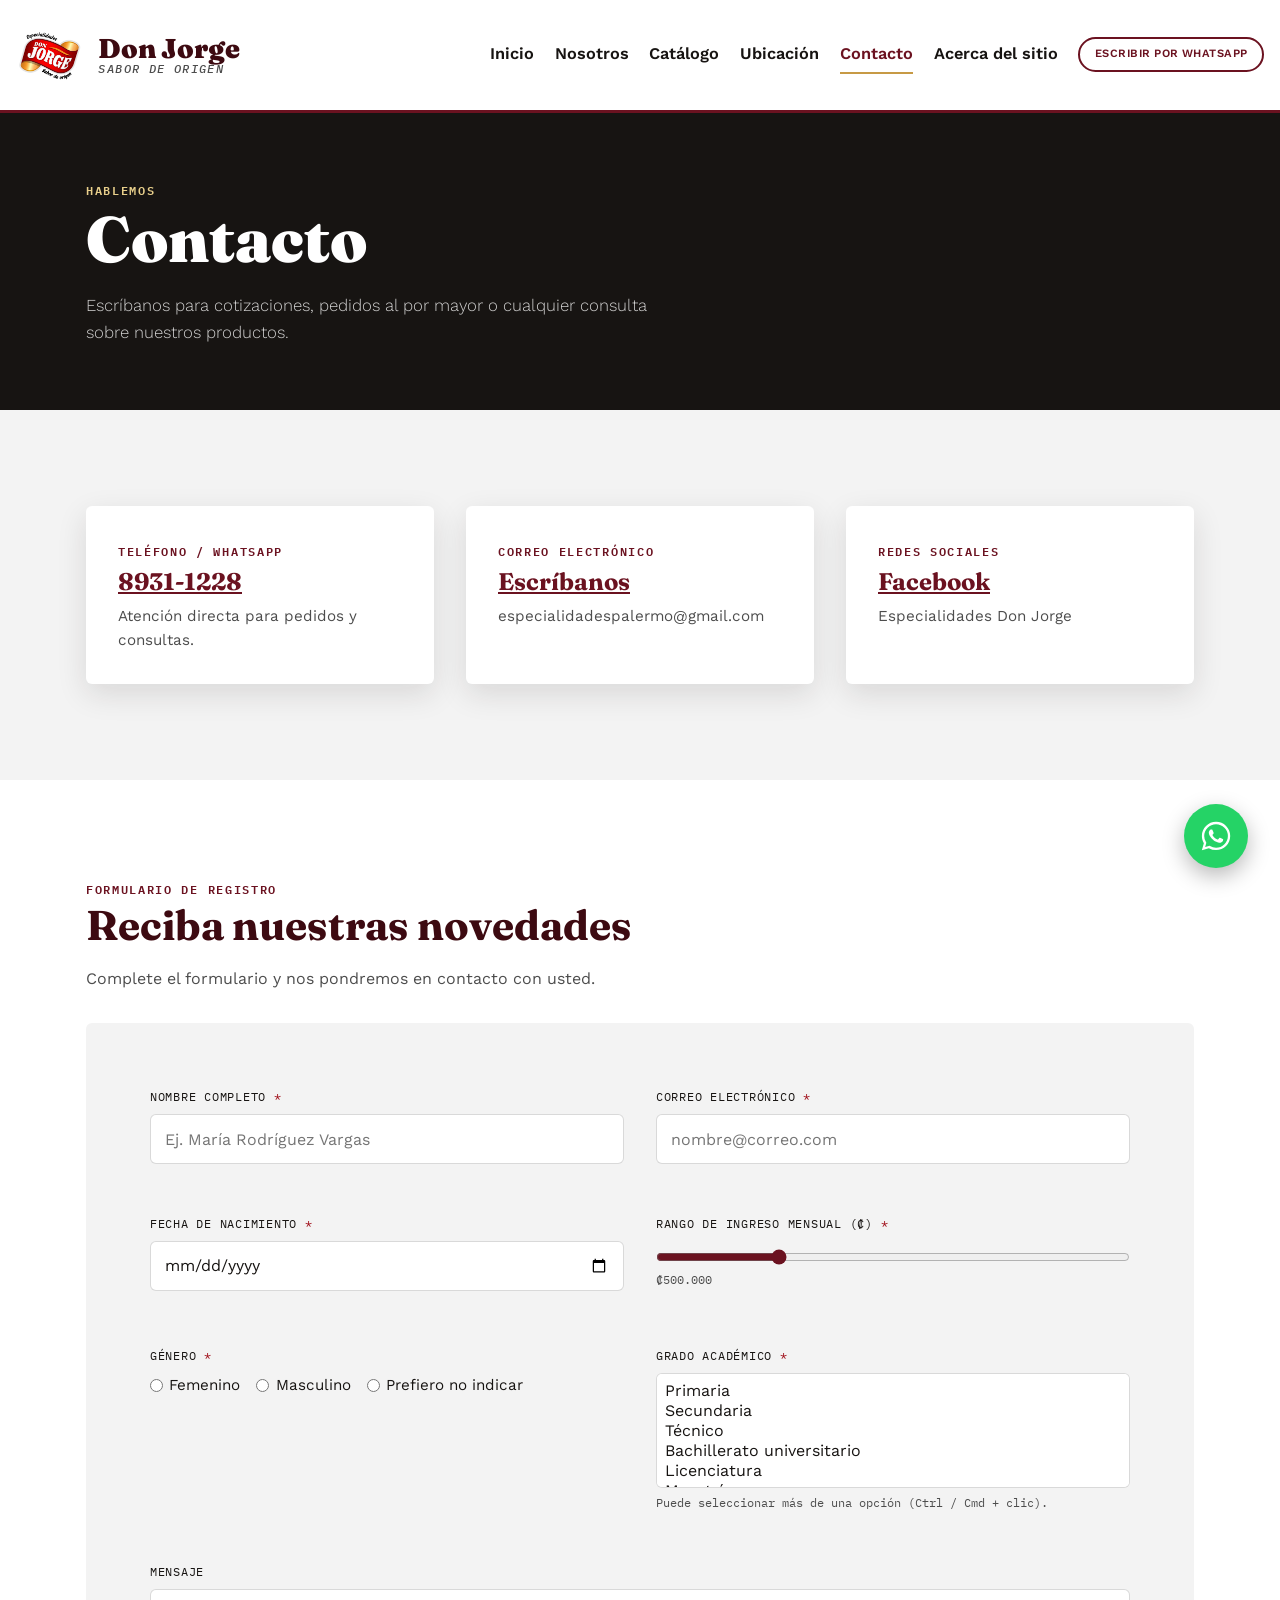
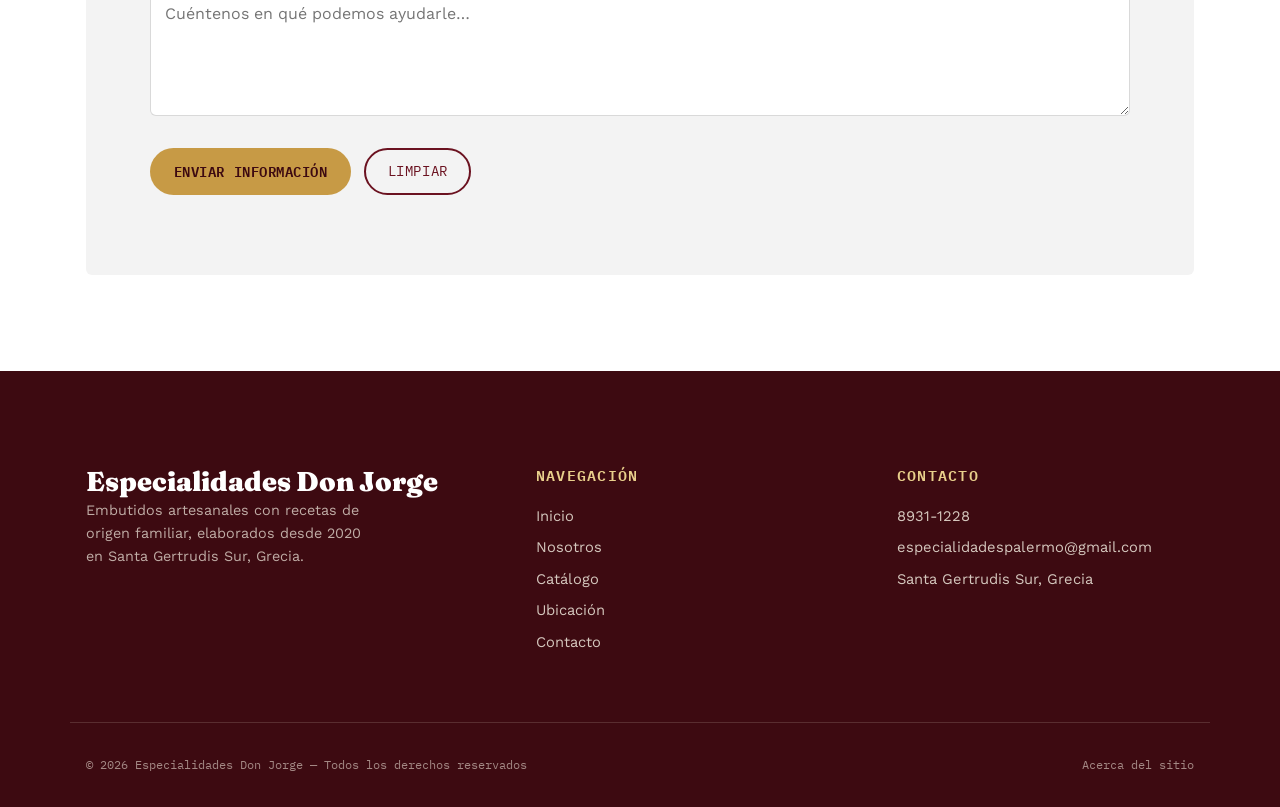
<file: contacto.html>
<!DOCTYPE html>
<html lang="es">
<head>
<meta charset="UTF-8">
<meta name="viewport" content="width=device-width, initial-scale=1.0">
<title>Contacto | Especialidades Don Jorge</title>
<meta name="description" content="Contacte a Especialidades Don Jorge: teléfono, WhatsApp, correo y formulario de registro para recibir información de nuestros productos.">
<link rel="stylesheet" href="https://cdnjs.cloudflare.com/ajax/libs/bootstrap/5.3.3/css/bootstrap.min.css">
<link rel="stylesheet" href="css/styles.css">
</head>
<body>

<header class="site-header">
  <div class="nav-wrap">
    <a href="index.html" class="brand">
      <img src="img/logo/logo.jpeg" alt="Especialidades Don Jorge">
      <span class="brand-text">Don Jorge<span>Sabor de origen</span></span>
    </a>
    <button class="nav-toggle" id="navToggle" aria-label="Abrir menú" aria-expanded="false">
      <span></span><span></span><span></span>
    </button>
    <nav class="nav-menu" id="navMenu">
      <a href="index.html">Inicio</a>
      <a href="nosotros.html">Nosotros</a>
      <a href="catalogo.html">Catálogo</a>
      <a href="ubicacion.html">Ubicación</a>
      <a href="contacto.html" class="active">Contacto</a>
      <a href="acerca.html">Acerca del sitio</a>
      <div class="nav-cta">
        <a href="https://wa.me/50689311228" class="btn btn-outline on-dark" target="_blank" rel="noopener">Escribir por WhatsApp</a>
      </div>
    </nav>
  </div>
</header>

<section class="page-hero">
  <div class="container-narrow">
    <span class="eyebrow">Hablemos</span>
    <h1>Contacto</h1>
    <p class="lead">Escríbanos para cotizaciones, pedidos al por mayor o cualquier consulta sobre nuestros productos.</p>
  </div>
</section>

<section class="info-section">
  <div class="container-narrow info-grid">
    <article class="info-card">
      <span class="eyebrow">Teléfono / WhatsApp</span>
      <h3><a href="tel:+50689311228">8931-1228</a></h3>
      <p>Atención directa para pedidos y consultas.</p>
    </article>
    <article class="info-card">
      <span class="eyebrow">Correo electrónico</span>
      <h3><a href="mailto:especialidadespalermo@gmail.com">Escríbanos</a></h3>
      <p>especialidadespalermo@gmail.com</p>
    </article>
    <article class="info-card">
      <span class="eyebrow">Redes sociales</span>
      <h3><a href="https://www.facebook.com/EspecialidadesDonJorge" target="_blank" rel="noopener">Facebook</a></h3>
      <p>Especialidades Don Jorge</p>
    </article>
  </div>
</section>

<!-- ===================== FORMULARIO ===================== -->
<section class="form-section">
  <div class="container-narrow">
    <span class="eyebrow">Formulario de registro</span>
    <h2>Reciba nuestras novedades</h2>
    <p class="media-intro">Complete el formulario y nos pondremos en contacto con usted.</p>

    <form id="formContacto" class="contact-form" novalidate>

      <div class="form-row">
        <div class="form-field">
          <label for="nombre">Nombre completo <span class="req">*</span></label>
          <input type="text" id="nombre" name="nombre" placeholder="Ej. María Rodríguez Vargas" required>
          <span class="form-error" id="errorNombre"></span>
        </div>

        <div class="form-field">
          <label for="email">Correo electrónico <span class="req">*</span></label>
          <input type="email" id="email" name="email" placeholder="nombre@correo.com" required>
          <span class="form-error" id="errorEmail"></span>
        </div>
      </div>

      <div class="form-row">
        <div class="form-field">
          <label for="fechaNacimiento">Fecha de nacimiento <span class="req">*</span></label>
          <input type="date" id="fechaNacimiento" name="fechaNacimiento" required>
          <span class="form-hint" id="edadCalculada"></span>
          <span class="form-error" id="errorFecha"></span>
          <!-- Edad calculada automáticamente, enviada de forma oculta -->
          <input type="hidden" id="edad" name="edad" value="">
        </div>

        <div class="form-field">
          <label for="rangoIngreso">Rango de ingreso mensual (₡) <span class="req">*</span></label>
          <input type="range" id="rangoIngreso" name="rangoIngreso" min="0" max="2000000" step="50000" value="500000">
          <span class="form-hint" id="ingresoValor">₡500.000</span>
        </div>
      </div>

      <div class="form-row">
        <fieldset class="form-field">
          <legend>Género <span class="req">*</span></legend>
          <div class="radio-group">
            <label><input type="radio" name="genero" value="Femenino"> Femenino</label>
            <label><input type="radio" name="genero" value="Masculino"> Masculino</label>
            <label><input type="radio" name="genero" value="Prefiero no indicar"> Prefiero no indicar</label>
          </div>
          <span class="form-error" id="errorGenero"></span>
        </fieldset>

        <div class="form-field">
          <label for="gradoAcademico">Grado académico <span class="req">*</span></label>
          <select id="gradoAcademico" name="gradoAcademico" multiple size="5">
            <option value="Primaria">Primaria</option>
            <option value="Secundaria">Secundaria</option>
            <option value="Técnico">Técnico</option>
            <option value="Bachillerato universitario">Bachillerato universitario</option>
            <option value="Licenciatura">Licenciatura</option>
            <option value="Maestría">Maestría</option>
            <option value="Doctorado">Doctorado</option>
          </select>
          <span class="form-hint">Puede seleccionar más de una opción (Ctrl / Cmd + clic).</span>
          <span class="form-error" id="errorGrado"></span>
        </div>
      </div>

      <div class="form-field">
        <label for="mensaje">Mensaje</label>
        <textarea id="mensaje" name="mensaje" rows="4" placeholder="Cuéntenos en qué podemos ayudarle…"></textarea>
      </div>

      <div class="form-actions">
        <button type="submit" class="btn btn-primary">Enviar información</button>
        <button type="reset" class="btn btn-outline" id="btnLimpiar">Limpiar</button>
      </div>

      <p class="form-feedback" id="formFeedback" role="status" aria-live="polite"></p>
    </form>
  </div>
</section>

<footer class="site-footer">
  <div class="footer-grid">
    <div class="footer-brand">
      <span class="brand-text">Especialidades Don Jorge</span>
      <p>Embutidos artesanales con recetas de origen familiar, elaborados desde 2020 en Santa Gertrudis Sur, Grecia.</p>
    </div>
    <div class="footer-col">
      <h4>Navegación</h4>
      <a href="index.html">Inicio</a>
      <a href="nosotros.html">Nosotros</a>
      <a href="catalogo.html">Catálogo</a>
      <a href="ubicacion.html">Ubicación</a>
      <a href="contacto.html">Contacto</a>
    </div>
    <div class="footer-col">
      <h4>Contacto</h4>
      <a href="tel:+50689311228">8931-1228</a>
      <a href="mailto:especialidadespalermo@gmail.com">especialidadespalermo@gmail.com</a>
      <a href="ubicacion.html">Santa Gertrudis Sur, Grecia</a>
    </div>
  </div>
  <div class="footer-bottom">
    <span>© 2026 Especialidades Don Jorge — Todos los derechos reservados</span>
    <a href="acerca.html">Acerca del sitio</a>
  </div>
</footer>

<a href="https://wa.me/50689311228" class="whatsapp-float" target="_blank" rel="noopener" aria-label="Escribir por WhatsApp">
  <svg viewBox="0 0 32 32" fill="currentColor"><path d="M16.04 2.67C8.68 2.67 2.71 8.64 2.71 16c0 2.5.68 4.83 1.87 6.84L2.67 29.3l6.62-1.86a13.24 13.24 0 0 0 6.75 1.85h.01c7.36 0 13.33-5.97 13.33-13.33 0-3.56-1.39-6.91-3.9-9.42a13.24 13.24 0 0 0-9.44-3.87zm0 24.4h-.01a11.06 11.06 0 0 1-5.64-1.55l-.4-.24-4.19 1.18 1.12-4.09-.26-.42A11.03 11.03 0 0 1 4.9 16c0-6.14 5-11.13 11.15-11.13 2.98 0 5.77 1.16 7.88 3.27a11.06 11.06 0 0 1 3.26 7.87c0 6.14-5 11.13-11.15 11.13zm6.1-8.33c-.33-.17-1.98-.98-2.29-1.09-.31-.11-.53-.17-.76.17-.22.33-.87 1.09-1.07 1.32-.2.22-.39.25-.72.08-.33-.17-1.4-.51-2.67-1.64-.99-.88-1.65-1.97-1.85-2.3-.19-.33-.02-.5.15-.67.15-.15.33-.39.5-.58.16-.2.22-.33.33-.55.11-.22.06-.42-.03-.58-.08-.17-.76-1.82-1.04-2.5-.27-.65-.55-.56-.76-.57l-.65-.01c-.22 0-.58.08-.88.42-.3.33-1.16 1.13-1.16 2.76s1.19 3.2 1.35 3.42c.17.22 2.34 3.58 5.68 5.02.79.34 1.41.55 1.89.7.79.25 1.51.22 2.08.13.63-.1 1.98-.81 2.26-1.59.28-.78.28-1.45.2-1.59-.08-.14-.3-.22-.63-.39z"/></svg>
</a>

<script src="https://cdnjs.cloudflare.com/ajax/libs/jquery/3.7.1/jquery.min.js"></script>
<script src="https://cdnjs.cloudflare.com/ajax/libs/bootstrap/5.3.3/js/bootstrap.bundle.min.js"></script>
<script src="js/main.js"></script>
<script src="js/contacto.js"></script>
</body>
</html>
</file>
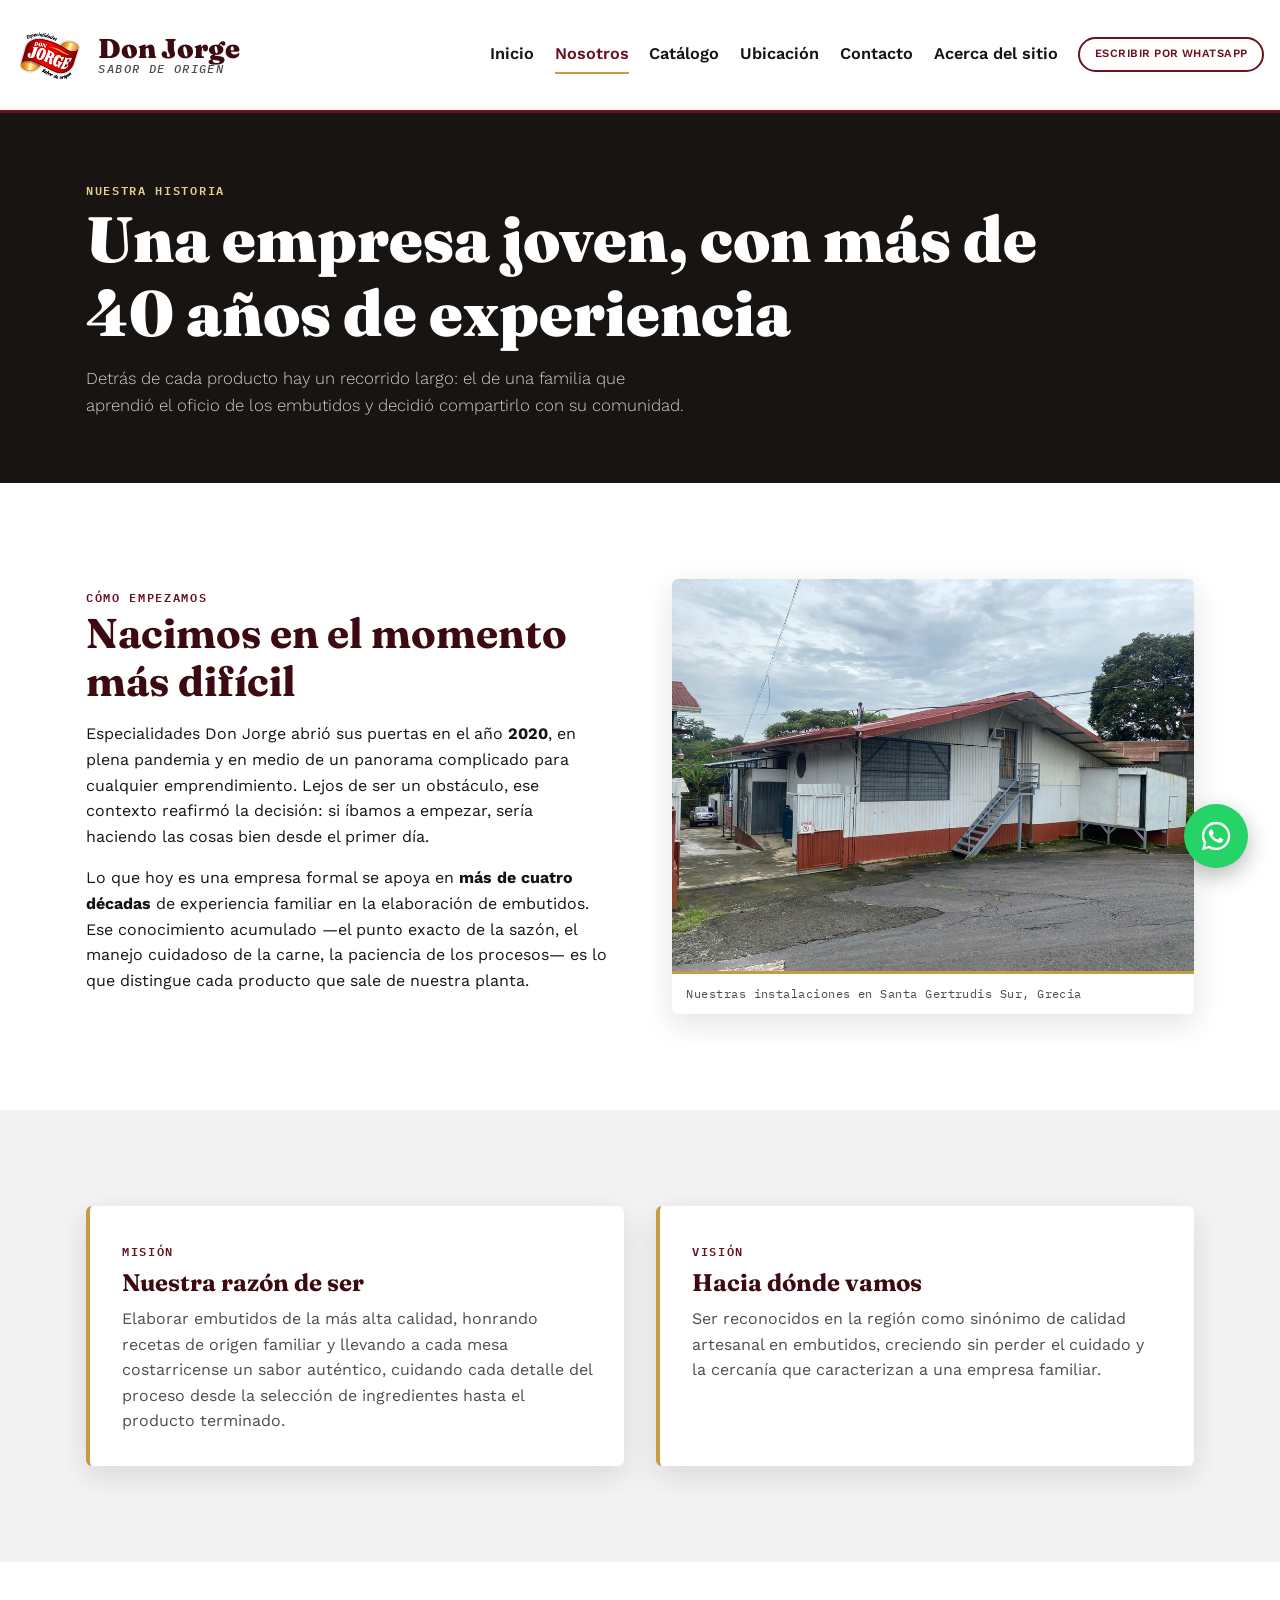
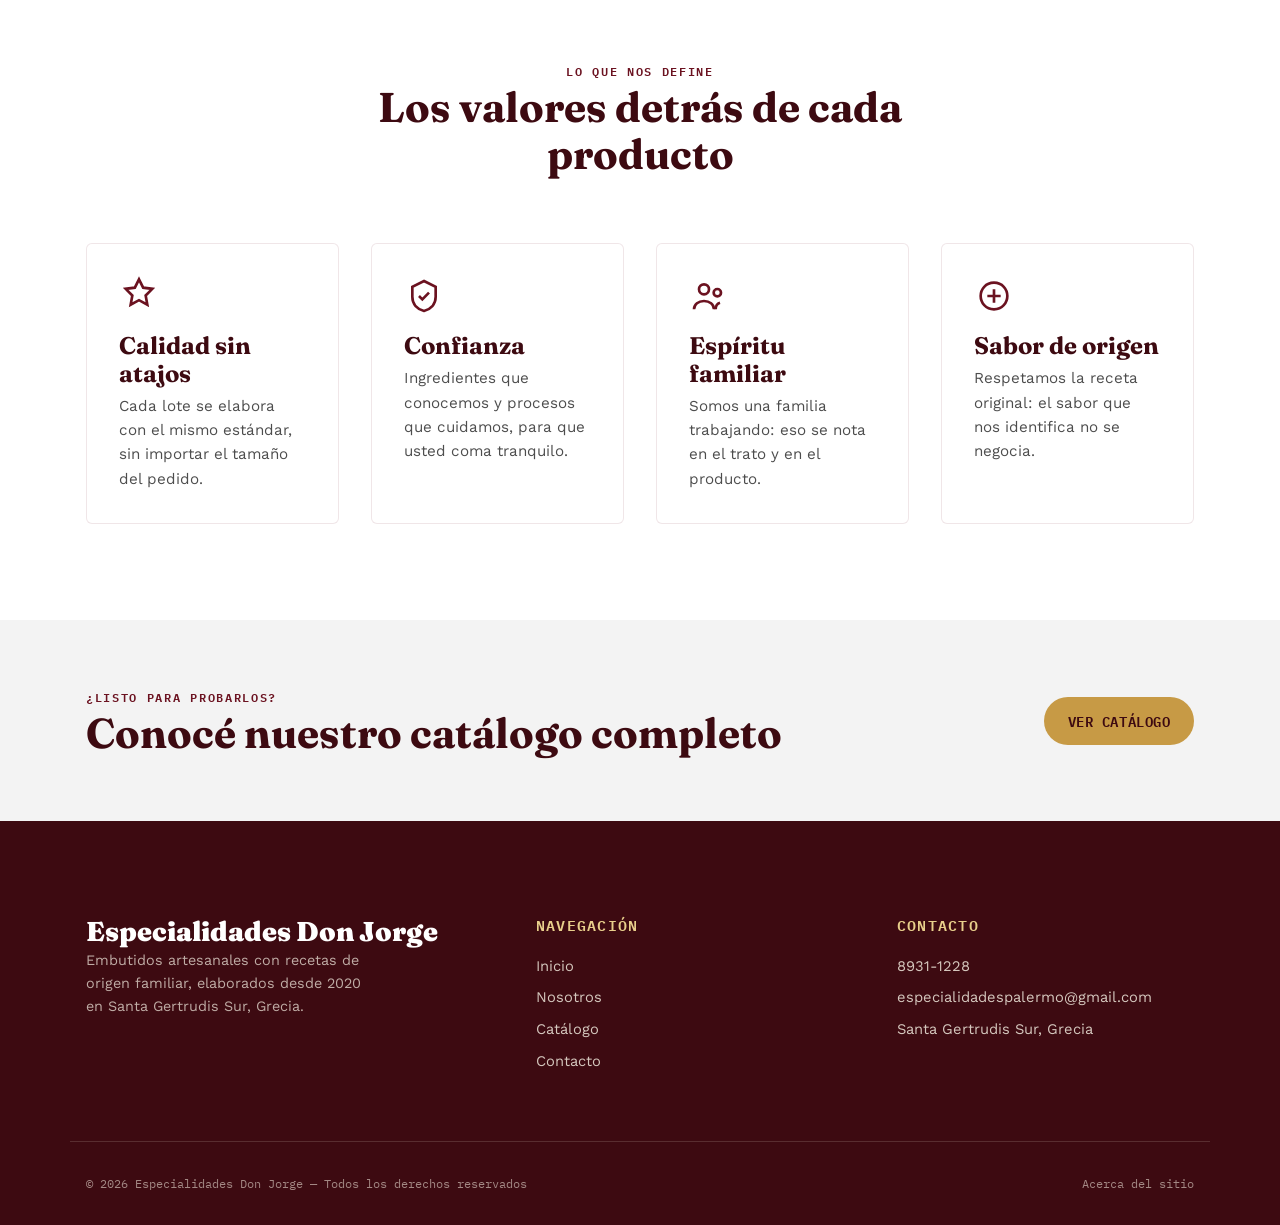
<file: nosotros.html>
<!DOCTYPE html>
<html lang="es">
<head>
<meta charset="UTF-8">
<meta name="viewport" content="width=device-width, initial-scale=1.0">
<title>Nosotros | Especialidades Don Jorge</title>
<meta name="description" content="La historia de Especialidades Don Jorge: más de 40 años de experiencia familiar en la elaboración de embutidos artesanales en Grecia, Costa Rica.">
<link rel="stylesheet" href="https://cdnjs.cloudflare.com/ajax/libs/bootstrap/5.3.3/css/bootstrap.min.css">
<link rel="stylesheet" href="css/styles.css">
</head>
<body>

<header class="site-header">
  <div class="nav-wrap">
    <a href="index.html" class="brand">
      <img src="img/logo/logo.jpeg" alt="Especialidades Don Jorge">
      <span class="brand-text">Don Jorge<span>Sabor de origen</span></span>
    </a>
    <button class="nav-toggle" id="navToggle" aria-label="Abrir menú" aria-expanded="false">
      <span></span><span></span><span></span>
    </button>
    <nav class="nav-menu" id="navMenu">
      <a href="index.html">Inicio</a>
      <a href="nosotros.html" class="active">Nosotros</a>
      <a href="catalogo.html">Catálogo</a>
      <a href="ubicacion.html">Ubicación</a>
      <a href="contacto.html">Contacto</a>
      <a href="acerca.html">Acerca del sitio</a>
      <div class="nav-cta">
        <a href="https://wa.me/50689311228" class="btn btn-outline on-dark" target="_blank" rel="noopener">Escribir por WhatsApp</a>
      </div>
    </nav>
  </div>
</header>

<section class="page-hero">
  <div class="container-narrow">
    <span class="eyebrow">Nuestra historia</span>
    <h1>Una empresa joven, con más de 40 años de experiencia</h1>
    <p class="lead">Detrás de cada producto hay un recorrido largo: el de una familia que aprendió el oficio de los embutidos y decidió compartirlo con su comunidad.</p>
  </div>
</section>

<section class="story-section">
  <div class="container-narrow story-grid">
    <div>
      <span class="eyebrow">Cómo empezamos</span>
      <h2>Nacimos en el momento más difícil</h2>
      <p>Especialidades Don Jorge abrió sus puertas en el año <strong>2020</strong>, en plena pandemia y en medio de un panorama complicado para cualquier emprendimiento. Lejos de ser un obstáculo, ese contexto reafirmó la decisión: si íbamos a empezar, sería haciendo las cosas bien desde el primer día.</p>
      <p>Lo que hoy es una empresa formal se apoya en <strong>más de cuatro décadas</strong> de experiencia familiar en la elaboración de embutidos. Ese conocimiento acumulado —el punto exacto de la sazón, el manejo cuidadoso de la carne, la paciencia de los procesos— es lo que distingue cada producto que sale de nuestra planta.</p>
    </div>
    <figure class="story-photo">
      <img src="img/local.jpg" alt="Instalaciones de Especialidades Don Jorge en Santa Gertrudis Sur, Grecia" loading="lazy">
      <figcaption>Nuestras instalaciones en Santa Gertrudis Sur, Grecia</figcaption>
    </figure>
  </div>
</section>

<section class="mission-section">
  <div class="container-narrow mission-grid">
    <article class="mission-card">
      <span class="eyebrow">Misión</span>
      <h3>Nuestra razón de ser</h3>
      <p>Elaborar embutidos de la más alta calidad, honrando recetas de origen familiar y llevando a cada mesa costarricense un sabor auténtico, cuidando cada detalle del proceso desde la selección de ingredientes hasta el producto terminado.</p>
    </article>
    <article class="mission-card">
      <span class="eyebrow">Visión</span>
      <h3>Hacia dónde vamos</h3>
      <p>Ser reconocidos en la región como sinónimo de calidad artesanal en embutidos, creciendo sin perder el cuidado y la cercanía que caracterizan a una empresa familiar.</p>
    </article>
  </div>
</section>

<section class="values-section">
  <div class="container-narrow section-head">
    <span class="eyebrow">Lo que nos define</span>
    <h2>Los valores detrás de cada producto</h2>
  </div>
  <div class="container-narrow values-grid">
    <article class="value-card">
      <svg viewBox="0 0 24 24" fill="none" stroke="currentColor" stroke-width="1.6"><path d="M12 2l2.5 5 5.5.7-4 4 1 5.5L12 14.5 7 17.2l1-5.5-4-4L9.5 7 12 2z"/></svg>
      <h3>Calidad sin atajos</h3>
      <p>Cada lote se elabora con el mismo estándar, sin importar el tamaño del pedido.</p>
    </article>
    <article class="value-card">
      <svg viewBox="0 0 24 24" fill="none" stroke="currentColor" stroke-width="1.6"><path d="M12 3l7 3.5v6c0 4.5-3 7.5-7 8.5-4-1-7-4-7-8.5v-6L12 3z"/><path d="M9 12l2 2 4-4"/></svg>
      <h3>Confianza</h3>
      <p>Ingredientes que conocemos y procesos que cuidamos, para que usted coma tranquilo.</p>
    </article>
    <article class="value-card">
      <svg viewBox="0 0 24 24" fill="none" stroke="currentColor" stroke-width="1.6"><circle cx="9" cy="8" r="3"/><circle cx="17" cy="10" r="2.2"/><path d="M3 20c0-3 2.7-5 6-5s6 2 6 5"/><path d="M16 20c0-2 1-3.4 2.6-3.9"/></svg>
      <h3>Espíritu familiar</h3>
      <p>Somos una familia trabajando: eso se nota en el trato y en el producto.</p>
    </article>
    <article class="value-card">
      <svg viewBox="0 0 24 24" fill="none" stroke="currentColor" stroke-width="1.6"><path d="M4 12c0-4 3-8 8-8s8 4 8 8-3 8-8 8-8-4-8-8z"/><path d="M8 12h8M12 8v8"/></svg>
      <h3>Sabor de origen</h3>
      <p>Respetamos la receta original: el sabor que nos identifica no se negocia.</p>
    </article>
  </div>
</section>

<section class="catalog-cta">
  <div class="container-narrow catalog-cta-inner">
    <div>
      <span class="eyebrow">¿Listo para probarlos?</span>
      <h2>Conocé nuestro catálogo completo</h2>
    </div>
    <a href="catalogo.html" class="btn btn-primary">Ver catálogo</a>
  </div>
</section>

<footer class="site-footer">
  <div class="footer-grid">
    <div class="footer-brand">
      <span class="brand-text">Especialidades Don Jorge</span>
      <p>Embutidos artesanales con recetas de origen familiar, elaborados desde 2020 en Santa Gertrudis Sur, Grecia.</p>
    </div>
    <div class="footer-col">
      <h4>Navegación</h4>
      <a href="index.html">Inicio</a>
      <a href="nosotros.html">Nosotros</a>
      <a href="catalogo.html">Catálogo</a>
      <a href="contacto.html">Contacto</a>
    </div>
    <div class="footer-col">
      <h4>Contacto</h4>
      <a href="tel:+50689311228">8931-1228</a>
      <a href="mailto:especialidadespalermo@gmail.com">especialidadespalermo@gmail.com</a>
      <a href="ubicacion.html">Santa Gertrudis Sur, Grecia</a>
    </div>
  </div>
  <div class="footer-bottom">
    <span>© 2026 Especialidades Don Jorge — Todos los derechos reservados</span>
    <a href="acerca.html">Acerca del sitio</a>
  </div>
</footer>

<a href="https://wa.me/50689311228" class="whatsapp-float" target="_blank" rel="noopener" aria-label="Escribir por WhatsApp">
  <svg viewBox="0 0 32 32" fill="currentColor"><path d="M16.04 2.67C8.68 2.67 2.71 8.64 2.71 16c0 2.5.68 4.83 1.87 6.84L2.67 29.3l6.62-1.86a13.24 13.24 0 0 0 6.75 1.85h.01c7.36 0 13.33-5.97 13.33-13.33 0-3.56-1.39-6.91-3.9-9.42a13.24 13.24 0 0 0-9.44-3.87zm0 24.4h-.01a11.06 11.06 0 0 1-5.64-1.55l-.4-.24-4.19 1.18 1.12-4.09-.26-.42A11.03 11.03 0 0 1 4.9 16c0-6.14 5-11.13 11.15-11.13 2.98 0 5.77 1.16 7.88 3.27a11.06 11.06 0 0 1 3.26 7.87c0 6.14-5 11.13-11.15 11.13zm6.1-8.33c-.33-.17-1.98-.98-2.29-1.09-.31-.11-.53-.17-.76.17-.22.33-.87 1.09-1.07 1.32-.2.22-.39.25-.72.08-.33-.17-1.4-.51-2.67-1.64-.99-.88-1.65-1.97-1.85-2.3-.19-.33-.02-.5.15-.67.15-.15.33-.39.5-.58.16-.2.22-.33.33-.55.11-.22.06-.42-.03-.58-.08-.17-.76-1.82-1.04-2.5-.27-.65-.55-.56-.76-.57l-.65-.01c-.22 0-.58.08-.88.42-.3.33-1.16 1.13-1.16 2.76s1.19 3.2 1.35 3.42c.17.22 2.34 3.58 5.68 5.02.79.34 1.41.55 1.89.7.79.25 1.51.22 2.08.13.63-.1 1.98-.81 2.26-1.59.28-.78.28-1.45.2-1.59-.08-.14-.3-.22-.63-.39z"/></svg>
</a>

<script src="https://cdnjs.cloudflare.com/ajax/libs/jquery/3.7.1/jquery.min.js"></script>
<script src="https://cdnjs.cloudflare.com/ajax/libs/bootstrap/5.3.3/js/bootstrap.bundle.min.js"></script>
<script src="js/main.js"></script>
</body>
</html>
</file>
<file: css/styles.css>
/* =========================================================
   ESPECIALIDADES DON JORGE — Hoja de estilos principal
   Sistema de diseño: rojo vino + dorado + kraft + carbón
   Mobile First
   ========================================================= */

@import url('https://fonts.googleapis.com/css2?family=Fraunces:ital,opsz,wght@0,9..144,400;0,9..144,600;0,9..144,700;0,9..144,900;1,9..144,500&family=Work+Sans:wght@400;500;600;700&family=IBM+Plex+Mono:wght@500;600&display=swap');

:root {
  /* Colores — negro, blanco, rojo, vino y dorado */
  --wine: #6B1220;
  --wine-dark: #3D0A11;
  --wine-light: #8C1F2E;
  --red: #A31621;
  --gold: #C79A45;
  --gold-light: #E8CF8B;
  --cream: #FFFFFF;
  --paper: #F3F3F3;
  --charcoal: #171412;
  --charcoal-soft: #4D4D4D;
  --white: #FFFFFF;

  /* Tipografía */
  --font-display: 'Fraunces', serif;
  --font-body: 'Work Sans', sans-serif;
  --font-mono: 'IBM Plex Mono', monospace;

  /* Espaciado */
  --space-xs: 0.5rem;
  --space-sm: 1rem;
  --space-md: 2rem;
  --space-lg: 4rem;
  --space-xl: 6rem;

  --radius: 6px;
  --shadow-card: 0 10px 30px rgba(36, 26, 21, 0.12);
}

/* ---------- Reset base ---------- */
*, *::before, *::after { box-sizing: border-box; }
html { scroll-behavior: smooth; }
body {
  margin: 0;
  font-family: var(--font-body);
  color: var(--charcoal);
  background: var(--cream);
  line-height: 1.6;
  -webkit-font-smoothing: antialiased;
}
img { max-width: 100%; display: block; }
a { color: inherit; text-decoration: none; }
ul { list-style: none; margin: 0; padding: 0; }

h1, h2, h3, h4 {
  font-family: var(--font-display);
  color: var(--wine-dark);
  margin: 0 0 var(--space-sm);
  line-height: 1.15;
  font-weight: 700;
}
h1 { font-size: clamp(2.2rem, 6vw, 4rem); font-weight: 900; }
h2 { font-size: clamp(1.7rem, 4vw, 2.6rem); }
h3 { font-size: clamp(1.2rem, 2.5vw, 1.5rem); }

.eyebrow {
  font-family: var(--font-mono);
  text-transform: uppercase;
  letter-spacing: 0.14em;
  font-size: 0.75rem;
  color: var(--wine);
  font-weight: 600;
}

.container-narrow {
  max-width: 1140px;
  margin: 0 auto;
  padding: 0 var(--space-sm);
}

.btn {
  display: inline-flex;
  align-items: center;
  gap: 0.5em;
  font-family: var(--font-mono);
  font-size: 0.85rem;
  letter-spacing: 0.04em;
  text-transform: uppercase;
  padding: 0.85em 1.6em;
  border-radius: 999px;
  border: 2px solid transparent;
  cursor: pointer;
  transition: transform 0.15s ease, box-shadow 0.15s ease, background 0.2s ease;
}
.btn-primary {
  background: var(--gold);
  color: var(--wine-dark);
  font-weight: 600;
}
.btn-primary:hover { background: var(--gold-light); transform: translateY(-2px); }
.btn-outline {
  border-color: var(--wine);
  color: var(--wine);
}
.btn-outline:hover { background: var(--wine); color: var(--cream); transform: translateY(-2px); }
.btn-outline.on-dark {
  border-color: var(--cream);
  color: var(--cream);
}
.btn-outline.on-dark:hover { background: rgba(247,241,228,0.12); color: var(--cream); }

/* ---------- Divisor tipo papel kraft (efecto rasgado) ---------- */
.deckle-edge {
  display: block;
  width: 100%;
  height: 34px;
  margin-bottom: -2px;
}

/* =========================================================
   HEADER / NAV
   ========================================================= */
.site-header {
  position: sticky;
  top: 0;
  z-index: 1000;
  background: var(--cream);
  border-bottom: 3px solid var(--wine);
}
.nav-wrap {
  max-width: 1320px;
  margin: 0 auto;
  padding: 1.3rem var(--space-sm);
  display: flex;
  align-items: center;
  justify-content: space-between;
  gap: 2rem;
}
.brand {
  display: flex;
  align-items: center;
  gap: 0.9rem;
  flex-shrink: 0;
}
.brand img { height: 68px; width: auto; flex-shrink: 0; }
.brand-text {
  font-family: var(--font-display);
  font-weight: 900;
  color: var(--wine-dark);
  font-size: 1.7rem;
  line-height: 1.1;
  white-space: nowrap;
}
.brand-text span {
  display: block;
  font-family: var(--font-mono);
  font-weight: 500;
  font-style: italic;
  font-size: 0.72rem;
  letter-spacing: 0.12em;
  text-transform: uppercase;
  color: var(--charcoal-soft);
  white-space: nowrap;
}

.nav-toggle {
  background: none;
  border: 2px solid var(--wine);
  border-radius: var(--radius);
  padding: 0.4rem 0.6rem;
  display: flex;
  flex-direction: column;
  gap: 4px;
  cursor: pointer;
}
.nav-toggle span {
  width: 22px;
  height: 2px;
  background: var(--wine);
  display: block;
}

.nav-menu {
  position: fixed;
  inset: 0 0 0 30%;
  background: var(--wine-dark);
  padding: 5.5rem 1.75rem 2rem;
  transform: translateX(100%);
  transition: transform 0.3s ease;
  display: flex;
  flex-direction: column;
  gap: 0.2rem;
}
.nav-menu.open { transform: translateX(0); }
.nav-menu a {
  color: var(--cream);
  font-family: var(--font-display);
  font-size: 1.3rem;
  padding: 0.65rem 0;
  border-bottom: 1px solid rgba(247,241,228,0.15);
}
.nav-menu a.active { color: var(--gold-light); }
.nav-cta {
  margin-top: 1.5rem;
}
.nav-cta .btn {
  font-size: 0.7rem;
  padding: 0.65em 1.3em;
}

@media (min-width: 900px) {
  .nav-toggle { display: none; }
  .nav-menu {
    position: static;
    inset: auto;
    transform: none;
    background: none;
    padding: 0;
    flex-direction: row;
    align-items: center;
    gap: 1.3rem;
    flex-wrap: nowrap;
    justify-content: flex-end;
    flex-shrink: 1;
  }
  .nav-menu a { white-space: nowrap; }
  .nav-menu a {
    color: var(--charcoal);
    font-family: var(--font-body);
    font-weight: 600;
    font-size: 1.02rem;
    padding: 0.3rem 0;
    border-bottom: 2px solid transparent;
  }
  .nav-menu a:hover, .nav-menu a.active { border-color: var(--gold); color: var(--wine); }
  .nav-cta { margin-top: 0; }
  .nav-cta .btn-outline { border-color: var(--wine); color: var(--wine); }
  .nav-cta .btn-outline:hover { background: var(--wine); color: var(--cream); }
}

/* =========================================================
   HERO
   ========================================================= */
.hero {
  position: relative;
  background: var(--charcoal);
  background-image:
    radial-gradient(circle at 15% 20%, rgba(199,154,69,0.14), transparent 45%),
    radial-gradient(circle at 85% 80%, rgba(163,22,33,0.18), transparent 50%);
  color: var(--cream);
  padding: var(--space-xl) 0 calc(var(--space-xl) + 40px);
  overflow: hidden;
}
.hero-grid {
  max-width: 1140px;
  margin: 0 auto;
  padding: 0 var(--space-sm);
  display: grid;
  gap: var(--space-lg);
  align-items: center;
}
.hero-tag {
  display: inline-flex;
  align-items: center;
  gap: 0.5rem;
  background: rgba(247,241,228,0.08);
  border: 1px solid rgba(199,154,69,0.5);
  padding: 0.35rem 0.9rem;
  border-radius: 999px;
  font-family: var(--font-mono);
  font-size: 0.72rem;
  letter-spacing: 0.1em;
  text-transform: uppercase;
  color: var(--gold-light);
  margin-bottom: var(--space-sm);
}
.hero h1 { color: var(--cream); }
.hero h1 em {
  font-style: italic;
  color: var(--gold-light);
}
.hero p.lead {
  max-width: 46ch;
  font-size: 1.1rem;
  color: rgba(247,241,228,0.85);
  margin-bottom: var(--space-md);
}
.hero-actions {
  display: flex;
  flex-wrap: wrap;
  gap: 0.9rem;
}

/* (Elemento "hang-tag" retirado del hero por preferencia del cliente) */

@media (min-width: 900px) {
  .hero-grid { grid-template-columns: 1fr; max-width: 760px; }
}

/* =========================================================
   CARRUSEL (Bootstrap, restyled)
   ========================================================= */
.carousel-section { background: var(--paper); padding: var(--space-lg) 0; }
.carousel-section .section-head { text-align: center; margin-bottom: var(--space-md); }
#homeCarousel {
  max-width: none;
  width: 100%;
  margin: 0;
  border-radius: 0;
  overflow: hidden;
  box-shadow: none;
}
#homeCarousel .carousel-slide {
  min-height: 440px;
  display: grid;
  grid-template-columns: 1fr;
  align-items: stretch;
  background: var(--wine-dark);
  color: var(--cream);
  position: relative;
}
#homeCarousel .carousel-slide.slide-b { background: var(--red); }
#homeCarousel .carousel-slide.slide-c { background: var(--charcoal); }

#homeCarousel .slide-visual {
  display: flex;
  align-items: center;
  justify-content: center;
  padding: var(--space-lg) 0 var(--space-sm);
  position: relative;
}
#homeCarousel .slide-visual svg {
  width: 110px;
  height: 110px;
  color: var(--gold-light);
  opacity: 0.9;
}
#homeCarousel .slide-number {
  position: absolute;
  top: var(--space-sm);
  left: var(--space-sm);
  font-family: var(--font-mono);
  font-size: 0.75rem;
  letter-spacing: 0.1em;
  color: var(--gold-light);
  opacity: 0.8;
}
#homeCarousel .carousel-caption-custom {
  position: relative;
  z-index: 2;
  text-align: center;
  max-width: 560px;
  margin: 0 auto;
  padding: 0 var(--space-md) var(--space-lg);
}
#homeCarousel .carousel-caption-custom .eyebrow { color: var(--gold-light); font-size: 0.85rem; }
#homeCarousel .carousel-caption-custom h3 { color: var(--cream); margin-bottom: 0.5rem; font-size: clamp(1.6rem, 3.2vw, 2.2rem); }
#homeCarousel .carousel-caption-custom p { margin: 0; color: rgba(247,241,228,0.85); font-size: 1.1rem; }

@media (min-width: 700px) {
  #homeCarousel .carousel-slide { grid-template-columns: 0.9fr 1.1fr; min-height: 420px; }
  #homeCarousel .slide-visual { padding: 0; }
  #homeCarousel .carousel-caption-custom { text-align: left; margin: auto 0; padding: var(--space-md) var(--space-lg) var(--space-md) 0; max-width: 600px; }
}

/* Controles: botones circulares visibles fuera del recuadro de contenido */
#homeCarousel { position: relative; padding: 0 0 var(--space-md); }
#homeCarousel .carousel-control-prev,
#homeCarousel .carousel-control-next {
  position: absolute;
  top: calc(50% - 24px);
  width: 46px;
  height: 46px;
  border-radius: 50%;
  background: var(--cream);
  box-shadow: var(--shadow-card);
  opacity: 1;
}
#homeCarousel .carousel-control-prev { left: 20px; }
#homeCarousel .carousel-control-next { right: 20px; }
#homeCarousel .carousel-control-prev-icon,
#homeCarousel .carousel-control-next-icon {
  width: 16px; height: 16px;
  filter: invert(9%) sepia(66%) saturate(2500%) hue-rotate(330deg) brightness(70%);
}
#homeCarousel .carousel-control-prev:hover,
#homeCarousel .carousel-control-next:hover { background: var(--gold-light); }

#homeCarousel .carousel-indicators {
  position: static;
  margin: var(--space-sm) 0 0;
}
#homeCarousel .carousel-indicators [data-bs-target] {
  width: 28px;
  height: 4px;
  border-radius: 2px;
  background-color: rgba(107,18,32,0.2);
  opacity: 1;
  border: none;
}
#homeCarousel .carousel-indicators .active { background-color: var(--wine); }

/* Placeholder de foto (mientras llegan fotos reales del cliente) */
.photo-slot {
  background:
    repeating-linear-gradient(135deg, rgba(107,18,32,0.06) 0 10px, transparent 10px 20px),
    var(--paper);
  border: 2px dashed var(--gold);
  border-radius: var(--radius);
  display: flex;
  flex-direction: column;
  align-items: center;
  justify-content: center;
  gap: 0.4rem;
  color: var(--wine);
  font-family: var(--font-mono);
  font-size: 0.75rem;
  letter-spacing: 0.04em;
  text-align: center;
  min-height: 220px;
  padding: 1rem;
}
.photo-slot svg { width: 46px; height: 46px; opacity: 0.75; }

/* =========================================================
   PANELES "POR QUÉ ELEGIRNOS"
   ========================================================= */
.values-section { padding: var(--space-xl) 0; }
.values-section .section-head { max-width: 640px; margin: 0 auto var(--space-lg); text-align: center; }
.values-grid {
  display: grid;
  gap: var(--space-md);
  grid-template-columns: 1fr;
}
.value-card {
  background: var(--white);
  border: 1px solid rgba(107,18,32,0.1);
  border-radius: var(--radius);
  padding: var(--space-md);
  position: relative;
}
.value-card svg { width: 40px; height: 40px; color: var(--wine); margin-bottom: var(--space-sm); }
.value-card h3 { margin-bottom: 0.4rem; }
.value-card p { color: var(--charcoal-soft); font-size: 0.95rem; margin: 0; }

@media (min-width: 700px) {
  .values-grid { grid-template-columns: repeat(2, 1fr); }
}
@media (min-width: 1000px) {
  .values-grid { grid-template-columns: repeat(4, 1fr); }
}

/* =========================================================
   PRODUCTOS DESTACADOS (home)
   ========================================================= */
.featured-section { background: var(--paper); color: var(--charcoal); padding: var(--space-xl) 0; }
.featured-section .section-head { display: flex; flex-wrap: wrap; align-items: flex-end; justify-content: space-between; gap: var(--space-sm); margin-bottom: var(--space-lg); }
.featured-section h2 { color: var(--wine-dark); margin: 0; }
.featured-section .eyebrow { color: var(--wine); }
.featured-section .btn-outline { border-color: var(--wine); color: var(--wine); }
.featured-section .btn-outline:hover { background: var(--wine); color: var(--cream); }

.product-grid {
  display: grid;
  gap: var(--space-md);
  grid-template-columns: 1fr;
}
@media (min-width: 700px) { .product-grid { grid-template-columns: repeat(2, 1fr); } }
@media (min-width: 1000px) { .product-grid { grid-template-columns: repeat(3, 1fr); } }

.product-card {
  background: var(--white);
  color: var(--charcoal);
  border-radius: var(--radius);
  overflow: hidden;
  box-shadow: var(--shadow-card);
  display: flex;
  flex-direction: column;
}
.product-card-body { padding: var(--space-sm) var(--space-sm) var(--space-md); position: relative; flex: 1; display: flex; flex-direction: column; }
.product-card h3 { font-size: 1.15rem; margin-bottom: 0.25rem; }
.product-card p { color: var(--charcoal-soft); font-size: 0.9rem; margin: 0 0 0.8rem; flex: 1; }
.price-tag {
  align-self: flex-start;
  font-family: var(--font-mono);
  font-size: 0.78rem;
  background: var(--gold-light);
  color: var(--wine-dark);
  padding: 0.3rem 0.7rem;
  border-radius: 999px;
  font-weight: 600;
}

.featured-cta { text-align: center; margin-top: var(--space-lg); }

/* =========================================================
   HISTORIA TEASER
   ========================================================= */
.story-section { padding: var(--space-xl) 0; }
.story-grid { display: grid; gap: var(--space-lg); align-items: center; }
.story-grid .photo-slot { min-height: 280px; }
@media (min-width: 900px) { .story-grid { grid-template-columns: 1fr 1fr; } }
.story-grid blockquote {
  font-family: var(--font-display);
  font-style: italic;
  font-size: 1.3rem;
  color: var(--wine-dark);
  border-left: 3px solid var(--gold);
  padding-left: var(--space-sm);
  margin: var(--space-sm) 0;
}

/* =========================================================
   BARRA REDES / WHATSAPP
   ========================================================= */
.social-bar {
  background: var(--charcoal);
  color: var(--cream);
  padding: var(--space-sm) 0;
}
.social-bar .wrap {
  max-width: 1140px;
  margin: 0 auto;
  padding: 0 var(--space-sm);
  display: flex;
  flex-wrap: wrap;
  gap: var(--space-sm);
  align-items: center;
  justify-content: space-between;
}
.social-bar .label {
  font-family: var(--font-mono);
  font-size: 0.72rem;
  letter-spacing: 0.12em;
  text-transform: uppercase;
  color: var(--gold-light);
}
.social-icons { display: flex; gap: 0.7rem; align-items: center; }
.social-icons a {
  width: 40px; height: 40px;
  border-radius: 50%;
  display: flex; align-items: center; justify-content: center;
  background: rgba(247,241,228,0.08);
  border: 1px solid rgba(199,154,69,0.4);
  transition: background 0.2s ease, transform 0.2s ease;
}
.social-icons a:hover { background: var(--gold); transform: translateY(-2px); }
.social-icons a svg { width: 18px; height: 18px; }
.social-icons a.whatsapp { background: #3FA34D; border-color: #3FA34D; }
.social-icons a.whatsapp:hover { background: #358C41; }

/* =========================================================
   FOOTER
   ========================================================= */
.site-footer {
  background: var(--wine-dark);
  color: var(--cream);
  padding: var(--space-xl) 0 var(--space-md);
}
.footer-grid {
  max-width: 1140px;
  margin: 0 auto;
  padding: 0 var(--space-sm);
  display: grid;
  gap: var(--space-lg);
  grid-template-columns: 1fr;
  margin-bottom: var(--space-lg);
}
@media (min-width: 800px) {
  .footer-grid { grid-template-columns: 1.3fr 1fr 1fr; }
}
.footer-brand .brand-text { color: var(--cream); }
.footer-brand p { color: rgba(247,241,228,0.7); font-size: 0.9rem; max-width: 32ch; }
.footer-col h4 { color: var(--gold-light); font-size: 0.95rem; text-transform: uppercase; letter-spacing: 0.08em; font-family: var(--font-mono); font-weight: 600; }
.footer-col a, .footer-col li { display: block; color: rgba(247,241,228,0.82); font-size: 0.92rem; padding: 0.25rem 0; }
.footer-col a:hover { color: var(--gold-light); }
.footer-bottom {
  border-top: 1px solid rgba(247,241,228,0.15);
  max-width: 1140px;
  margin: 0 auto;
  padding: var(--space-md) var(--space-sm) 0;
  display: flex;
  flex-wrap: wrap;
  justify-content: space-between;
  gap: 0.5rem;
  font-family: var(--font-mono);
  font-size: 0.75rem;
  color: rgba(247,241,228,0.55);
}

/* =========================================================
   CATÁLOGO (catalogo.html)
   ========================================================= */
.catalog-hero {
  background: var(--charcoal);
  color: var(--cream);
  padding: var(--space-lg) 0;
}
.catalog-hero .eyebrow { color: var(--gold-light); }
.catalog-hero h1 { color: var(--cream); max-width: 20ch; }
.catalog-hero .lead { color: rgba(247,247,247,0.8); max-width: 56ch; margin: 0; font-size: 1.05rem; }

.catalog-section { padding: var(--space-lg) 0 var(--space-xl); background: var(--white); }

.catalog-filters {
  display: flex;
  flex-wrap: wrap;
  gap: 0.6rem;
  margin-bottom: var(--space-sm);
}
.filter-chip {
  font-family: var(--font-mono);
  font-size: 0.78rem;
  letter-spacing: 0.04em;
  text-transform: uppercase;
  background: var(--paper);
  color: var(--charcoal-soft);
  border: 1px solid rgba(0,0,0,0.08);
  border-radius: 999px;
  padding: 0.5em 1.1em;
  cursor: pointer;
  transition: background 0.15s ease, color 0.15s ease, border-color 0.15s ease;
}
.filter-chip:hover { border-color: var(--wine); color: var(--wine); }
.filter-chip.active { background: var(--wine); color: var(--cream); border-color: var(--wine); }

.catalog-count {
  font-family: var(--font-mono);
  font-size: 0.8rem;
  color: var(--charcoal-soft);
  margin: 0 0 var(--space-md);
}

.catalog-grid .product-card-body .eyebrow { display: block; margin-bottom: 0.3rem; font-size: 0.68rem; color: var(--wine); }

.catalog-cta { background: var(--paper); padding: var(--space-lg) 0; }
.catalog-cta-inner {
  display: flex;
  flex-wrap: wrap;
  align-items: center;
  justify-content: space-between;
  gap: var(--space-md);
}
.catalog-cta-inner h2 { margin: 0; }
.catalog-cta-inner .eyebrow { color: var(--wine); }

/* =========================================================
   WHATSAPP FLOTANTE
   ========================================================= */
.whatsapp-float {
  position: fixed;
  right: 22px;
  bottom: 22px;
  z-index: 1200;
  width: 58px;
  height: 58px;
  border-radius: 50%;
  background: #25D366;
  display: flex;
  align-items: center;
  justify-content: center;
  box-shadow: 0 8px 22px rgba(0,0,0,0.28);
  transition: transform 0.2s ease, box-shadow 0.2s ease;
}
.whatsapp-float svg { width: 30px; height: 30px; color: var(--white); }
.whatsapp-float:hover {
  transform: translateY(-3px) scale(1.05);
  box-shadow: 0 12px 26px rgba(0,0,0,0.32);
  background: #1EBE5A;
}
@media (min-width: 700px) {
  .whatsapp-float { right: 32px; bottom: 32px; width: 64px; height: 64px; }
  .whatsapp-float svg { width: 34px; height: 34px; }
}

/* Utilidad accesibilidad */
:focus-visible { outline: 3px solid var(--gold); outline-offset: 2px; }
@media (prefers-reduced-motion: reduce) {
  * { animation-duration: 0.01ms !important; transition-duration: 0.01ms !important; }
}

/* =========================================================
   PÁGINAS INTERNAS — ENCABEZADO COMÚN
   ========================================================= */
.page-hero {
  background: var(--charcoal);
  color: var(--cream);
  padding: var(--space-lg) 0;
}
.page-hero .eyebrow { color: var(--gold-light); }
.page-hero h1 { color: var(--cream); max-width: 22ch; }
.page-hero .lead {
  color: rgba(255,255,255,0.8);
  max-width: 60ch;
  margin: 0;
  font-size: 1.05rem;
}

/* =========================================================
   NOSOTROS — MISIÓN / VISIÓN
   ========================================================= */
.mission-section { background: var(--paper); padding: var(--space-xl) 0; }
.mission-grid { display: grid; gap: var(--space-md); grid-template-columns: 1fr; }
@media (min-width: 800px) { .mission-grid { grid-template-columns: 1fr 1fr; } }
.mission-card {
  background: var(--white);
  border-left: 4px solid var(--gold);
  border-radius: var(--radius);
  padding: var(--space-md);
  box-shadow: var(--shadow-card);
}
.mission-card .eyebrow { color: var(--wine); }
.mission-card h3 { margin: 0.3rem 0 0.6rem; }
.mission-card p { color: var(--charcoal-soft); margin: 0; }
.mission-card code {
  font-family: var(--font-mono);
  font-size: 0.85em;
  background: var(--paper);
  padding: 0.1em 0.4em;
  border-radius: 3px;
  color: var(--wine);
}

/* =========================================================
   GALERÍA
   ========================================================= */
.gallery-grid {
  display: grid;
  gap: var(--space-sm);
  grid-template-columns: 1fr;
}
@media (min-width: 600px) { .gallery-grid { grid-template-columns: repeat(2, 1fr); } }
@media (min-width: 950px) { .gallery-grid { grid-template-columns: repeat(3, 1fr); } }

.gallery-item {
  margin: 0;
  background: var(--white);
  border-radius: var(--radius);
  overflow: hidden;
  box-shadow: var(--shadow-card);
  cursor: pointer;
  transition: transform 0.2s ease, box-shadow 0.2s ease;
}
.gallery-item:hover { transform: translateY(-4px); box-shadow: 0 14px 32px rgba(0,0,0,0.16); }
.gallery-media {
  position: relative;
  aspect-ratio: 4 / 3;
  background:
    repeating-linear-gradient(135deg, rgba(107,18,32,0.06) 0 10px, transparent 10px 20px),
    var(--paper);
  display: flex;
  align-items: center;
  justify-content: center;
}
.gallery-media img { width: 100%; height: 100%; object-fit: cover; }
.gallery-media img.img-missing { display: none; }
.gallery-fallback {
  position: absolute;
  font-family: var(--font-mono);
  font-size: 0.75rem;
  color: var(--wine);
  letter-spacing: 0.04em;
  z-index: 0;
}
.gallery-media img:not(.img-missing) { position: relative; z-index: 1; }
.gallery-item figcaption { padding: 0.8rem var(--space-sm) var(--space-sm); }
.gallery-cat {
  display: block;
  font-family: var(--font-mono);
  font-size: 0.68rem;
  text-transform: uppercase;
  letter-spacing: 0.1em;
  color: var(--wine);
  margin-bottom: 0.2rem;
}
.gallery-title { font-family: var(--font-display); font-weight: 600; color: var(--charcoal); }

/* Lightbox */
.lightbox {
  position: fixed;
  inset: 0;
  background: rgba(0,0,0,0.92);
  z-index: 1500;
  display: none;
  align-items: center;
  justify-content: center;
  padding: var(--space-md);
}
.lightbox.open { display: flex; }
.lightbox-content { margin: 0; max-width: 90vw; max-height: 85vh; text-align: center; }
.lightbox-content img { max-width: 100%; max-height: 75vh; object-fit: contain; border-radius: var(--radius); }
.lightbox-content figcaption {
  color: var(--cream);
  font-family: var(--font-mono);
  font-size: 0.85rem;
  margin-top: var(--space-sm);
}
.lightbox-close, .lightbox-nav {
  position: absolute;
  background: rgba(255,255,255,0.12);
  border: 1px solid rgba(255,255,255,0.25);
  color: var(--cream);
  border-radius: 50%;
  width: 48px;
  height: 48px;
  font-size: 1.6rem;
  line-height: 1;
  cursor: pointer;
  transition: background 0.2s ease;
}
.lightbox-close:hover, .lightbox-nav:hover { background: var(--wine); }
.lightbox-close { top: 20px; right: 20px; }
.lightbox-prev { left: 16px; top: 50%; transform: translateY(-50%); }
.lightbox-next { right: 16px; top: 50%; transform: translateY(-50%); }

/* =========================================================
   MULTIMEDIA (video / audio)
   ========================================================= */
.media-section { padding: var(--space-xl) 0; background: var(--white); }
.media-section-alt { background: var(--paper); }
.media-intro { color: var(--charcoal-soft); max-width: 56ch; margin-bottom: var(--space-md); }

.video-wrap {
  border-radius: var(--radius);
  overflow: hidden;
  box-shadow: var(--shadow-card);
  background: var(--charcoal);
}
.video-wrap video { width: 100%; display: block; max-height: 520px; }

.media-controls {
  display: flex;
  flex-wrap: wrap;
  gap: 0.8rem;
  align-items: center;
  margin-top: var(--space-sm);
}
.media-status {
  font-family: var(--font-mono);
  font-size: 0.8rem;
  color: var(--charcoal-soft);
}
.audio-wrap { background: var(--white); padding: var(--space-md); border-radius: var(--radius); box-shadow: var(--shadow-card); }
.audio-wrap audio { width: 100%; }

/* =========================================================
   UBICACIÓN / MAPA
   ========================================================= */
.map-section { padding: var(--space-xl) 0; background: var(--white); }
.map-actions {
  display: flex;
  flex-wrap: wrap;
  gap: 0.8rem;
  align-items: center;
  margin-bottom: var(--space-md);
}
.map-canvas {
  width: 100%;
  height: 420px;
  border-radius: var(--radius);
  box-shadow: var(--shadow-card);
  background: var(--paper);
}
.route-info {
  display: flex;
  flex-wrap: wrap;
  gap: var(--space-md);
  margin-top: var(--space-md);
  padding: var(--space-sm) var(--space-md);
  background: var(--paper);
  border-radius: var(--radius);
  border-left: 4px solid var(--gold);
}
.route-item strong { display: block; font-family: var(--font-display); font-size: 1.3rem; color: var(--wine-dark); }

/* Clima (API externo) */
.weather-section { background: var(--charcoal); color: var(--cream); padding: var(--space-xl) 0; }
.weather-section h2 { color: var(--cream); }
.weather-section .eyebrow { color: var(--gold-light); }
.weather-section .media-intro { color: rgba(255,255,255,0.75); }
.weather-card {
  background: rgba(255,255,255,0.06);
  border: 1px solid rgba(199,154,69,0.35);
  border-radius: var(--radius);
  padding: var(--space-md);
  display: flex;
  flex-wrap: wrap;
  gap: var(--space-md);
  align-items: center;
  justify-content: space-between;
}
.weather-main { display: flex; flex-direction: column; }
.weather-temp { font-family: var(--font-display); font-size: 3rem; font-weight: 900; color: var(--gold-light); line-height: 1; }
.weather-desc { font-family: var(--font-mono); font-size: 0.85rem; color: rgba(255,255,255,0.8); margin-top: 0.3rem; }
.weather-details { display: flex; gap: var(--space-md); flex-wrap: wrap; }
.weather-details .eyebrow { color: var(--gold-light); display: block; }
.weather-details strong { font-family: var(--font-display); font-size: 1.2rem; color: var(--cream); }
.weather-source { width: 100%; font-family: var(--font-mono); font-size: 0.7rem; color: rgba(255,255,255,0.5); margin: 0; }

/* =========================================================
   TARJETAS DE INFORMACIÓN
   ========================================================= */
.info-section { padding: var(--space-xl) 0; background: var(--paper); }
.info-grid { display: grid; gap: var(--space-md); grid-template-columns: 1fr; }
@media (min-width: 700px) { .info-grid { grid-template-columns: repeat(3, 1fr); } }
.info-card {
  background: var(--white);
  padding: var(--space-md);
  border-radius: var(--radius);
  box-shadow: var(--shadow-card);
}
.info-card .eyebrow { color: var(--wine); }
.info-card h3 { margin: 0.3rem 0 0.5rem; }
.info-card p { color: var(--charcoal-soft); margin: 0; font-size: 0.95rem; }
.info-card a { color: var(--wine); text-decoration: underline; }

/* =========================================================
   FORMULARIO
   ========================================================= */
.form-section { padding: var(--space-xl) 0; background: var(--white); }
.contact-form {
  background: var(--paper);
  padding: var(--space-md);
  border-radius: var(--radius);
  margin-top: var(--space-md);
}
@media (min-width: 700px) { .contact-form { padding: var(--space-lg); } }

.form-row { display: grid; gap: var(--space-md); grid-template-columns: 1fr; margin-bottom: var(--space-md); }
@media (min-width: 700px) { .form-row { grid-template-columns: 1fr 1fr; } }

.form-field { display: flex; flex-direction: column; border: none; padding: 0; margin: 0 0 var(--space-md); }
.form-row .form-field { margin-bottom: 0; }
.form-field label, .form-field legend {
  font-family: var(--font-mono);
  font-size: 0.78rem;
  text-transform: uppercase;
  letter-spacing: 0.06em;
  color: var(--charcoal);
  margin-bottom: 0.45rem;
  padding: 0;
}
.req { color: var(--red); }

.form-field input[type="text"],
.form-field input[type="email"],
.form-field input[type="date"],
.form-field select,
.form-field textarea {
  font-family: var(--font-body);
  font-size: 1rem;
  padding: 0.7em 0.9em;
  border: 1px solid rgba(0,0,0,0.15);
  border-radius: var(--radius);
  background: var(--white);
  color: var(--charcoal);
  transition: border-color 0.15s ease, box-shadow 0.15s ease;
}
.form-field input:focus,
.form-field select:focus,
.form-field textarea:focus {
  outline: none;
  border-color: var(--wine);
  box-shadow: 0 0 0 3px rgba(107,18,32,0.12);
}
.form-field input[type="range"] { accent-color: var(--wine); margin-top: 0.5rem; }
.form-field select[multiple] { padding: 0.4em; }
.form-field textarea { resize: vertical; }

.radio-group { display: flex; flex-wrap: wrap; gap: 1rem; }
.radio-group label {
  font-family: var(--font-body);
  text-transform: none;
  letter-spacing: 0;
  font-size: 0.95rem;
  display: flex;
  align-items: center;
  gap: 0.4rem;
  margin: 0;
  cursor: pointer;
}
.radio-group input[type="radio"] { accent-color: var(--wine); }

.form-hint { font-family: var(--font-mono); font-size: 0.72rem; color: var(--charcoal-soft); margin-top: 0.35rem; }
.form-error { font-family: var(--font-mono); font-size: 0.75rem; color: var(--red); margin-top: 0.35rem; min-height: 1em; }

.form-actions { display: flex; flex-wrap: wrap; gap: 0.8rem; margin-top: var(--space-sm); }
.form-feedback { font-family: var(--font-mono); font-size: 0.85rem; margin-top: var(--space-sm); }
.form-feedback.error { color: var(--red); }
.form-feedback.exito { color: #1a7f3c; }

/* =========================================================
   TECNOLOGÍAS / ACERCA
   ========================================================= */
.tech-section { padding: var(--space-xl) 0; background: var(--white); }
.tech-grid { display: grid; gap: var(--space-md); grid-template-columns: 1fr; margin-top: var(--space-md); }
@media (min-width: 700px) { .tech-grid { grid-template-columns: repeat(2, 1fr); } }
@media (min-width: 1000px) { .tech-grid { grid-template-columns: repeat(3, 1fr); } }
.tech-card {
  background: var(--paper);
  padding: var(--space-md);
  border-radius: var(--radius);
  border-top: 3px solid var(--wine);
}
.tech-card h3 { margin-bottom: 0.4rem; font-size: 1.15rem; }
.tech-card p { color: var(--charcoal-soft); margin: 0; font-size: 0.93rem; }
.tech-card code {
  font-family: var(--font-mono);
  font-size: 0.85em;
  background: var(--white);
  padding: 0.1em 0.4em;
  border-radius: 3px;
  color: var(--wine);
}

/* =========================================================
   AUTOR
   ========================================================= */
.author-section { padding: var(--space-xl) 0; background: var(--paper); }
.author-grid { display: grid; gap: var(--space-lg); grid-template-columns: 1fr; align-items: start; }
@media (min-width: 800px) { .author-grid { grid-template-columns: 0.8fr 1.2fr; } }
.author-photo img { width: 100%; border-radius: var(--radius); box-shadow: var(--shadow-card); }
.author-photo .photo-slot { min-height: 300px; }
.author-info .eyebrow { color: var(--wine); }
.author-data { margin: var(--space-md) 0 0; display: grid; gap: 0.9rem; }
.author-data > div {
  display: grid;
  grid-template-columns: 1fr;
  gap: 0.15rem;
  padding-bottom: 0.7rem;
  border-bottom: 1px solid rgba(0,0,0,0.08);
}
@media (min-width: 600px) { .author-data > div { grid-template-columns: 190px 1fr; gap: 1rem; } }
.author-data dt {
  font-family: var(--font-mono);
  font-size: 0.72rem;
  text-transform: uppercase;
  letter-spacing: 0.08em;
  color: var(--wine);
}
.author-data dd { margin: 0; color: var(--charcoal); }
.author-data dd a { color: var(--wine); text-decoration: underline; }

/* =========================================================
   PESTAÑAS DEL CATÁLOGO
   ========================================================= */
.tabs-bar {
  background: var(--white);
  border-bottom: 1px solid rgba(0,0,0,0.08);
  position: sticky;
  top: 0;
  z-index: 900;
}
.tabs {
  display: flex;
  gap: 0.4rem;
  overflow-x: auto;
  padding: 0.5rem 0;
}
.tab-btn {
  font-family: var(--font-mono);
  font-size: 0.82rem;
  text-transform: uppercase;
  letter-spacing: 0.06em;
  background: none;
  border: none;
  border-bottom: 3px solid transparent;
  color: var(--charcoal-soft);
  padding: 0.7em 1.2em;
  cursor: pointer;
  white-space: nowrap;
  transition: color 0.15s ease, border-color 0.15s ease;
}
.tab-btn:hover { color: var(--wine); }
.tab-btn.active { color: var(--wine); border-bottom-color: var(--gold); font-weight: 600; }

.tab-panel { display: none; }
.tab-panel.active { display: block; }

/* =========================================================
   IMAGEN DE PRODUCTO (galería integrada en el catálogo)
   ========================================================= */
.product-media {
  position: relative;
  aspect-ratio: 4 / 3;
  overflow: hidden;
  background:
    repeating-linear-gradient(135deg, rgba(107,18,32,0.05) 0 10px, transparent 10px 20px),
    var(--paper);
}
.product-media img {
  width: 100%;
  height: 100%;
  object-fit: cover;
  position: relative;
  z-index: 1;
  transition: transform 0.35s ease;
}
.product-media img.img-missing { display: none; }

.product-fallback {
  position: absolute;
  inset: 0;
  display: flex;
  flex-direction: column;
  align-items: center;
  justify-content: center;
  gap: 0.4rem;
  color: var(--wine);
  font-family: var(--font-mono);
  font-size: 0.74rem;
  letter-spacing: 0.04em;
  z-index: 0;
}
.product-fallback svg { width: 44px; height: 44px; opacity: 0.7; }

/* Indicador de "ampliar" al pasar el cursor */
.zoom-hint {
  position: absolute;
  z-index: 2;
  right: 0.7rem;
  bottom: 0.7rem;
  background: rgba(23,20,18,0.78);
  color: var(--cream);
  font-family: var(--font-mono);
  font-size: 0.65rem;
  letter-spacing: 0.1em;
  text-transform: uppercase;
  padding: 0.35em 0.8em;
  border-radius: 999px;
  opacity: 0;
  transform: translateY(6px);
  transition: opacity 0.2s ease, transform 0.2s ease;
}

.catalog-grid .product-card { cursor: pointer; transition: transform 0.2s ease, box-shadow 0.2s ease; }
.catalog-grid .product-card:hover { transform: translateY(-4px); box-shadow: 0 14px 32px rgba(0,0,0,0.16); }
.catalog-grid .product-card:hover .product-media img { transform: scale(1.05); }
.catalog-grid .product-card:hover .zoom-hint { opacity: 1; transform: translateY(0); }


/* =========================================================
   FOTOGRAFÍA DEL NEGOCIO (secciones de historia)
   ========================================================= */
.story-photo {
  margin: 0;
  border-radius: var(--radius);
  overflow: hidden;
  box-shadow: var(--shadow-card);
  background: var(--paper);
}
.story-photo img {
  width: 100%;
  aspect-ratio: 4 / 3;
  object-fit: cover;
  display: block;
}
.story-photo figcaption {
  font-family: var(--font-mono);
  font-size: 0.72rem;
  letter-spacing: 0.04em;
  color: var(--charcoal-soft);
  padding: 0.7rem 0.9rem;
  background: var(--white);
  border-top: 3px solid var(--gold);
}

/* ---------- Slider dentro de la imagen del producto ---------- */
.product-media .slider,
.product-media .slider-pista {
  height: 100%;
}

.product-media .slider {
  position: relative;
  z-index: 1;
  overflow: hidden;
}

.slider-pista {
  display: flex;
  transition: transform 0.4s ease;
}

.slider-pista img {
  flex: 0 0 100%;
  min-width: 100%;
  width: 100%;
  height: 100%;
  object-fit: cover;
}

.slider-btn {
  position: absolute;
  top: 50%;
  transform: translateY(-50%);
  z-index: 3;
  width: 34px;
  height: 34px;
  border-radius: 50%;
  border: none;
  background: var(--cream);
  color: var(--wine);
  box-shadow: var(--shadow-card);
  cursor: pointer;
  font-size: 0.9rem;
  line-height: 1;
  transition: background 0.2s ease;
}
.slider-btn:hover { background: var(--gold-light); }
.slider-btn.prev { left: 0.5rem; }
.slider-btn.next { right: 0.5rem; }

/* Puntos indicadores */
.slider-dots {
  position: absolute;
  bottom: 0.6rem;
  left: 50%;
  transform: translateX(-50%);
  display: flex;
  gap: 0.35rem;
  z-index: 3;
}
.slider-dots span {
  width: 8px;
  height: 8px;
  border-radius: 50%;
  background: rgba(255, 255, 255, 0.6);
}
.slider-dots span.active { background: var(--gold); }
</file>
